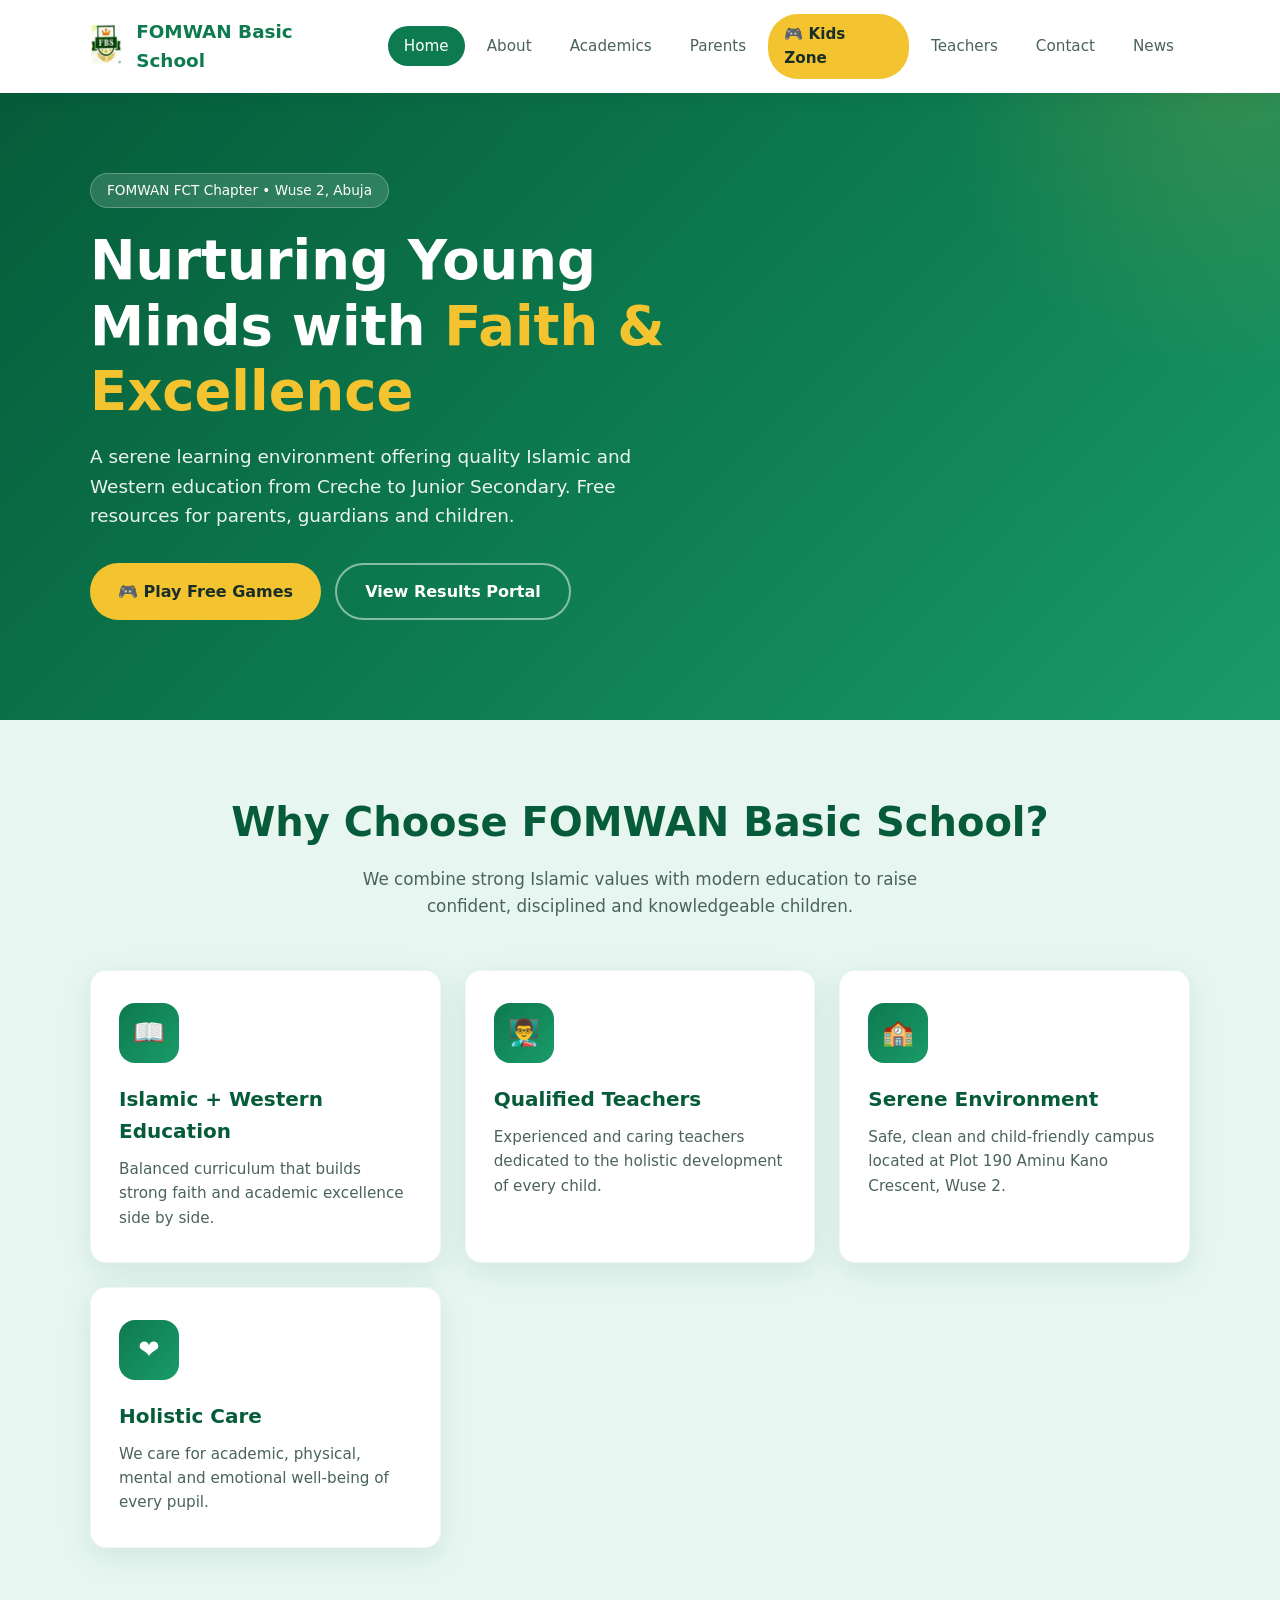
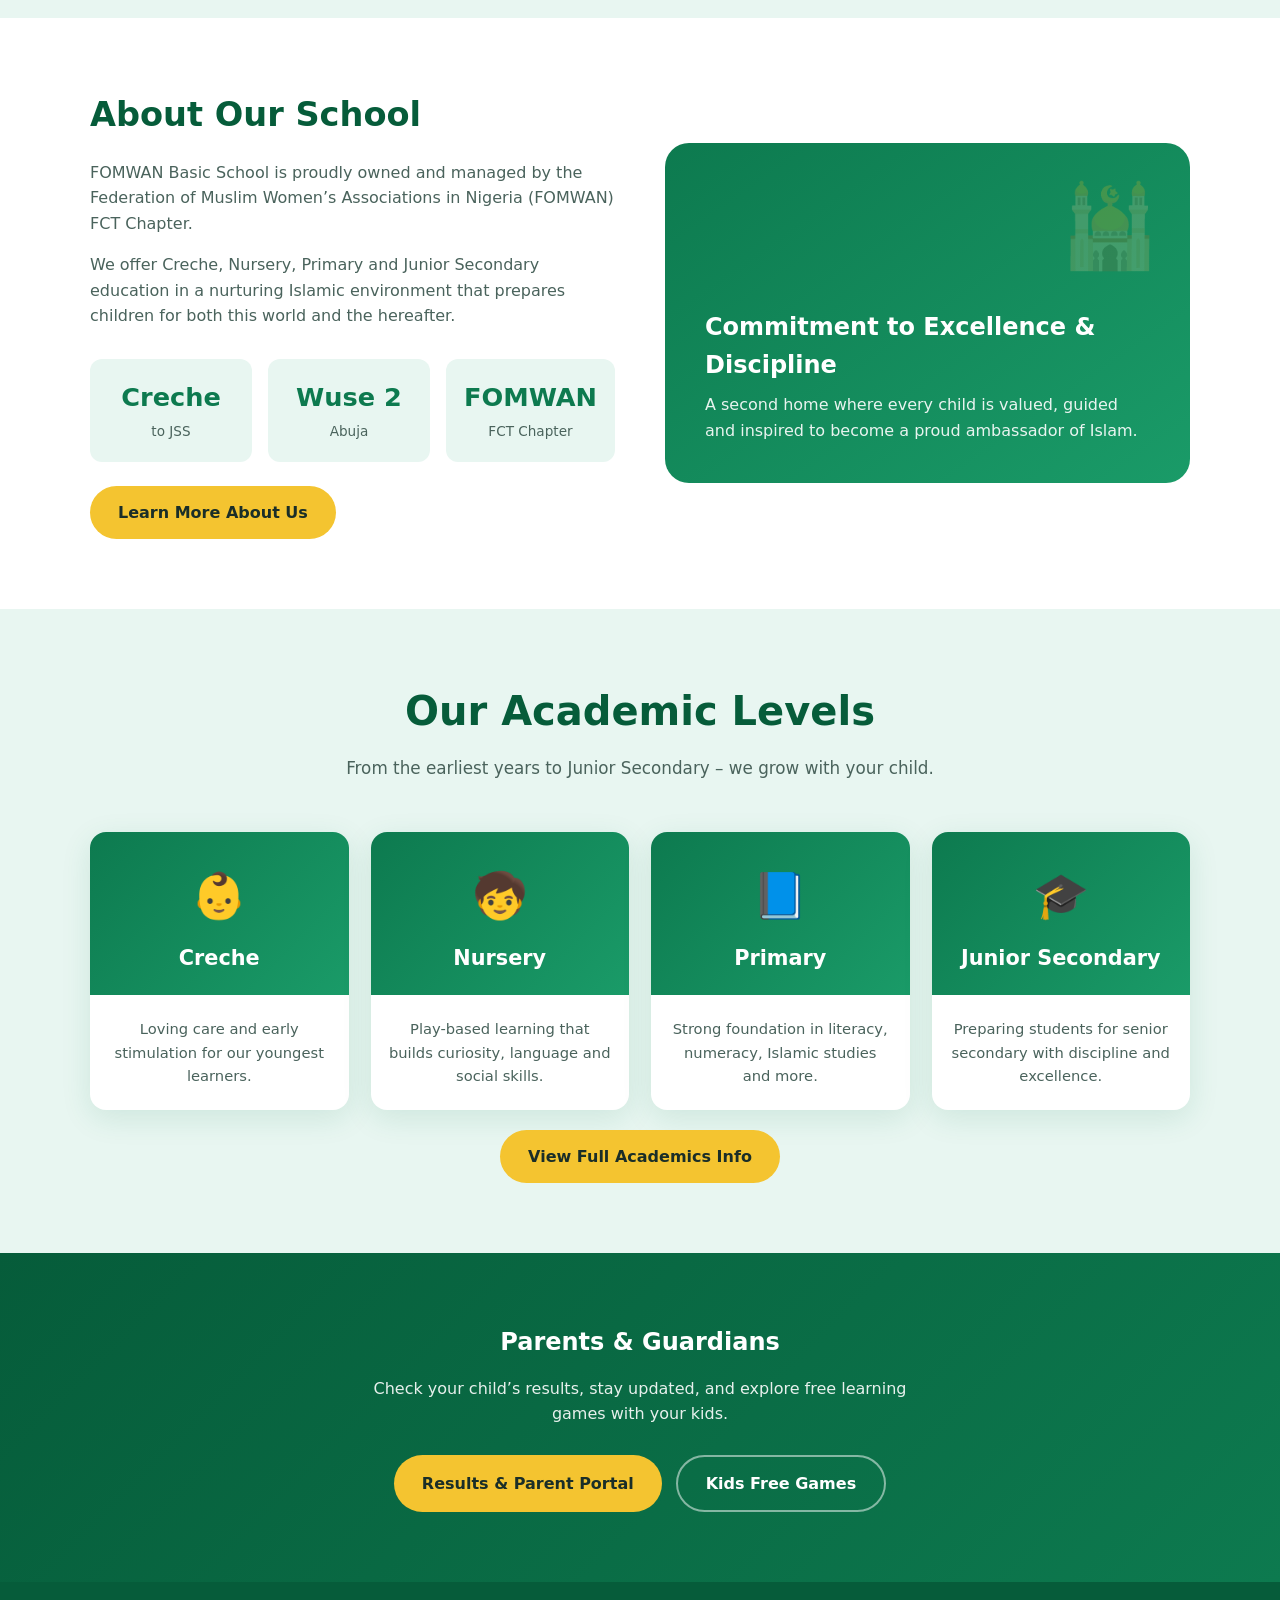
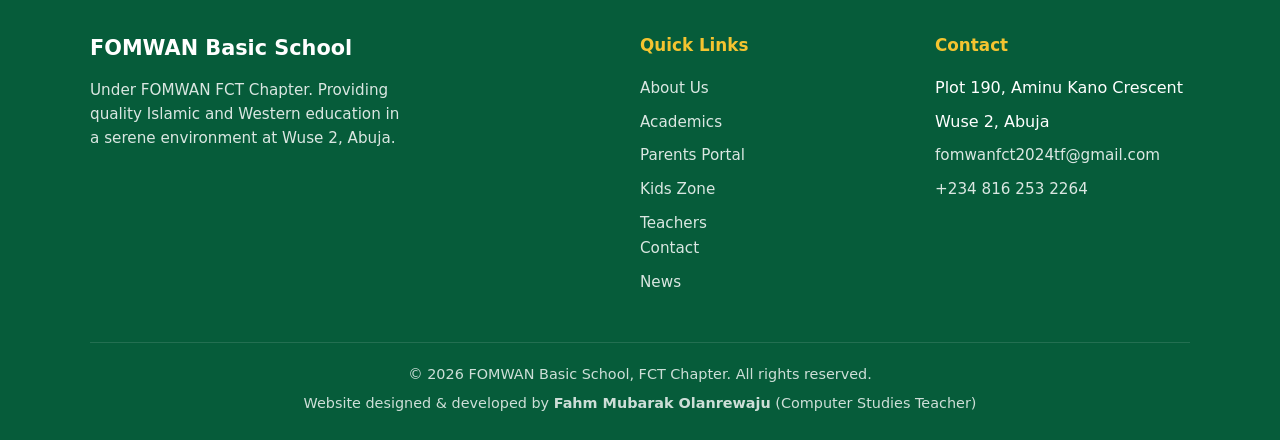
<file: index.html>
<!DOCTYPE html>
<html lang="en">
<head>
  <meta charset="UTF-8">
  <meta name="viewport" content="width=device-width, initial-scale=1.0">
  <title>FOMWAN Basic School | Wuse 2, Abuja</title>
  <meta name="description" content="FOMWAN Basic School Abuja - Quality Islamic and Western education for Creche, Nursery, Primary and Junior Secondary. Free engaging site for parents and children.">
  <link rel="stylesheet" href="css/style.css">
</head>
<body>

  <!-- HEADER -->
  <header class="header">
    <div class="container">
      <nav class="nav">
        <a href="index.html" class="logo">
          <img src="images/logo.png" alt="FOMWAN Basic School Logo" style="height:48px; width:auto; border-radius:8px;">
          <span>FOMWAN Basic School</span>
        </a>
        <div class="nav-links" id="navLinks">
          <a href="index.html" class="active">Home</a>
          <a href="about.html">About</a>
          <a href="academics.html">Academics</a>
          <a href="parents.html">Parents</a>
          <a href="kids.html" class="nav-cta">🎮 Kids Zone</a>
          <a href="lessons.html">Teachers</a>
          <a href="contact.html">Contact</a>
          <a href="news.html">News</a>
        </div>
        <div class="hamburger" onclick="toggleMenu()">
          <span></span><span></span><span></span>
        </div>
      </nav>
    </div>
  </header>

  <!-- HERO -->
  <section class="hero">
    <div class="container">
      <div class="hero-content">
        <div class="hero-badge">FOMWAN FCT Chapter • Wuse 2, Abuja</div>
        <h1>Nurturing Young Minds with <span>Faith & Excellence</span></h1>
        <p>A serene learning environment offering quality Islamic and Western education from Creche to Junior Secondary. Free resources for parents, guardians and children.</p>
        <div class="hero-buttons">
          <a href="kids.html" class="btn btn-primary">🎮 Play Free Games</a>
          <a href="parents.html" class="btn btn-outline">View Results Portal</a>
        </div>
      </div>
    </div>
  </section>

  <!-- FEATURES -->
  <section class="section">
    <div class="container">
      <div class="section-header">
        <h2>Why Choose FOMWAN Basic School?</h2>
        <p>We combine strong Islamic values with modern education to raise confident, disciplined and knowledgeable children.</p>
      </div>
      <div class="features">
        <div class="feature-card">
          <div class="feature-icon">📖</div>
          <h3>Islamic + Western Education</h3>
          <p>Balanced curriculum that builds strong faith and academic excellence side by side.</p>
        </div>
        <div class="feature-card">
          <div class="feature-icon">👨‍🏫</div>
          <h3>Qualified Teachers</h3>
          <p>Experienced and caring teachers dedicated to the holistic development of every child.</p>
        </div>
        <div class="feature-card">
          <div class="feature-icon">🏫</div>
          <h3>Serene Environment</h3>
          <p>Safe, clean and child-friendly campus located at Plot 190 Aminu Kano Crescent, Wuse 2.</p>
        </div>
        <div class="feature-card">
          <div class="feature-icon">❤️</div>
          <h3>Holistic Care</h3>
          <p>We care for academic, physical, mental and emotional well-being of every pupil.</p>
        </div>
      </div>
    </div>
  </section>

  <!-- ABOUT PREVIEW -->
  <section class="section bg-white">
    <div class="container">
      <div class="about-grid">
        <div class="about-text">
          <h2>About Our School</h2>
          <p>FOMWAN Basic School is proudly owned and managed by the Federation of Muslim Women’s Associations in Nigeria (FOMWAN) FCT Chapter.</p>
          <p>We offer Creche, Nursery, Primary and Junior Secondary education in a nurturing Islamic environment that prepares children for both this world and the hereafter.</p>
          <div class="about-stats">
            <div class="stat-box">
              <strong>Creche</strong>
              <span>to JSS</span>
            </div>
            <div class="stat-box">
              <strong>Wuse 2</strong>
              <span>Abuja</span>
            </div>
            <div class="stat-box">
              <strong>FOMWAN</strong>
              <span>FCT Chapter</span>
            </div>
          </div>
          <a href="about.html" class="btn btn-primary mt-20" style="margin-top:24px;">Learn More About Us</a>
        </div>
        <div class="about-visual">
          <h3>Commitment to Excellence & Discipline</h3>
          <p style="opacity:0.9;">A second home where every child is valued, guided and inspired to become a proud ambassador of Islam.</p>
        </div>
      </div>
    </div>
  </section>

  <!-- LEVELS PREVIEW -->
  <section class="section">
    <div class="container">
      <div class="section-header">
        <h2>Our Academic Levels</h2>
        <p>From the earliest years to Junior Secondary – we grow with your child.</p>
      </div>
      <div class="levels-grid">
        <div class="level-card">
          <div class="level-top">
            <span class="emoji">👶</span>
            <h3>Creche</h3>
          </div>
          <div class="level-body">
            <p>Loving care and early stimulation for our youngest learners.</p>
          </div>
        </div>
        <div class="level-card">
          <div class="level-top">
            <span class="emoji">🧒</span>
            <h3>Nursery</h3>
          </div>
          <div class="level-body">
            <p>Play-based learning that builds curiosity, language and social skills.</p>
          </div>
        </div>
        <div class="level-card">
          <div class="level-top">
            <span class="emoji">📘</span>
            <h3>Primary</h3>
          </div>
          <div class="level-body">
            <p>Strong foundation in literacy, numeracy, Islamic studies and more.</p>
          </div>
        </div>
        <div class="level-card">
          <div class="level-top">
            <span class="emoji">🎓</span>
            <h3>Junior Secondary</h3>
          </div>
          <div class="level-body">
            <p>Preparing students for senior secondary with discipline and excellence.</p>
          </div>
        </div>
      </div>
      <div class="text-center mt-20">
        <a href="academics.html" class="btn btn-primary">View Full Academics Info</a>
      </div>
    </div>
  </section>

  <!-- CTA -->
  <section class="section" style="background: linear-gradient(135deg, var(--primary-dark), var(--primary)); color:white;">
    <div class="container text-center">
      <h2 style="color:white; margin-bottom:14px;">Parents & Guardians</h2>
      <p style="opacity:0.9; max-width:560px; margin:0 auto 28px;">Check your child’s results, stay updated, and explore free learning games with your kids.</p>
      <div class="hero-buttons" style="justify-content:center;">
        <a href="parents.html" class="btn btn-primary">Results & Parent Portal</a>
        <a href="kids.html" class="btn btn-outline">Kids Free Games</a>
      </div>
    </div>
  </section>

  <!-- FOOTER -->
  <footer class="footer">
    <div class="container">
      <div class="footer-grid">
        <div class="footer-brand">
          <h3>FOMWAN Basic School</h3>
          <p>Under FOMWAN FCT Chapter. Providing quality Islamic and Western education in a serene environment at Wuse 2, Abuja.</p>
        </div>
        <div>
          <h4>Quick Links</h4>
          <ul>
            <li><a href="about.html">About Us</a></li>
            <li><a href="academics.html">Academics</a></li>
            <li><a href="parents.html">Parents Portal</a></li>
            <li><a href="kids.html">Kids Zone</a></li>
            <a href="lessons.html">Teachers</a>
            <li><a href="contact.html">Contact</a></li>
            <li><a href="news.html">News</a></li>
          </ul>
        </div>
        <div>
          <h4>Contact</h4>
          <ul>
            <li>Plot 190, Aminu Kano Crescent</li>
            <li>Wuse 2, Abuja</li>
            <li><a href="mailto:fomwanfct2024tf@gmail.com">fomwanfct2024tf@gmail.com</a></li>
            <li><a href="tel:+2348162532264">+234 816 253 2264</a></li>
          </ul>
        </div>
      </div>
      <div class="footer-bottom">
        <p>© 2026 FOMWAN Basic School, FCT Chapter. All rights reserved.</p>
        <p style="margin-top:6px;">Website designed & developed by <strong>Fahm Mubarak Olanrewaju</strong> (Computer Studies Teacher)</p>
      </div>
    </div>
  </footer>

  <!-- FIXED PATH HERE -->
  <script src="js/games.js"></script>
</body>
</html>
</file>
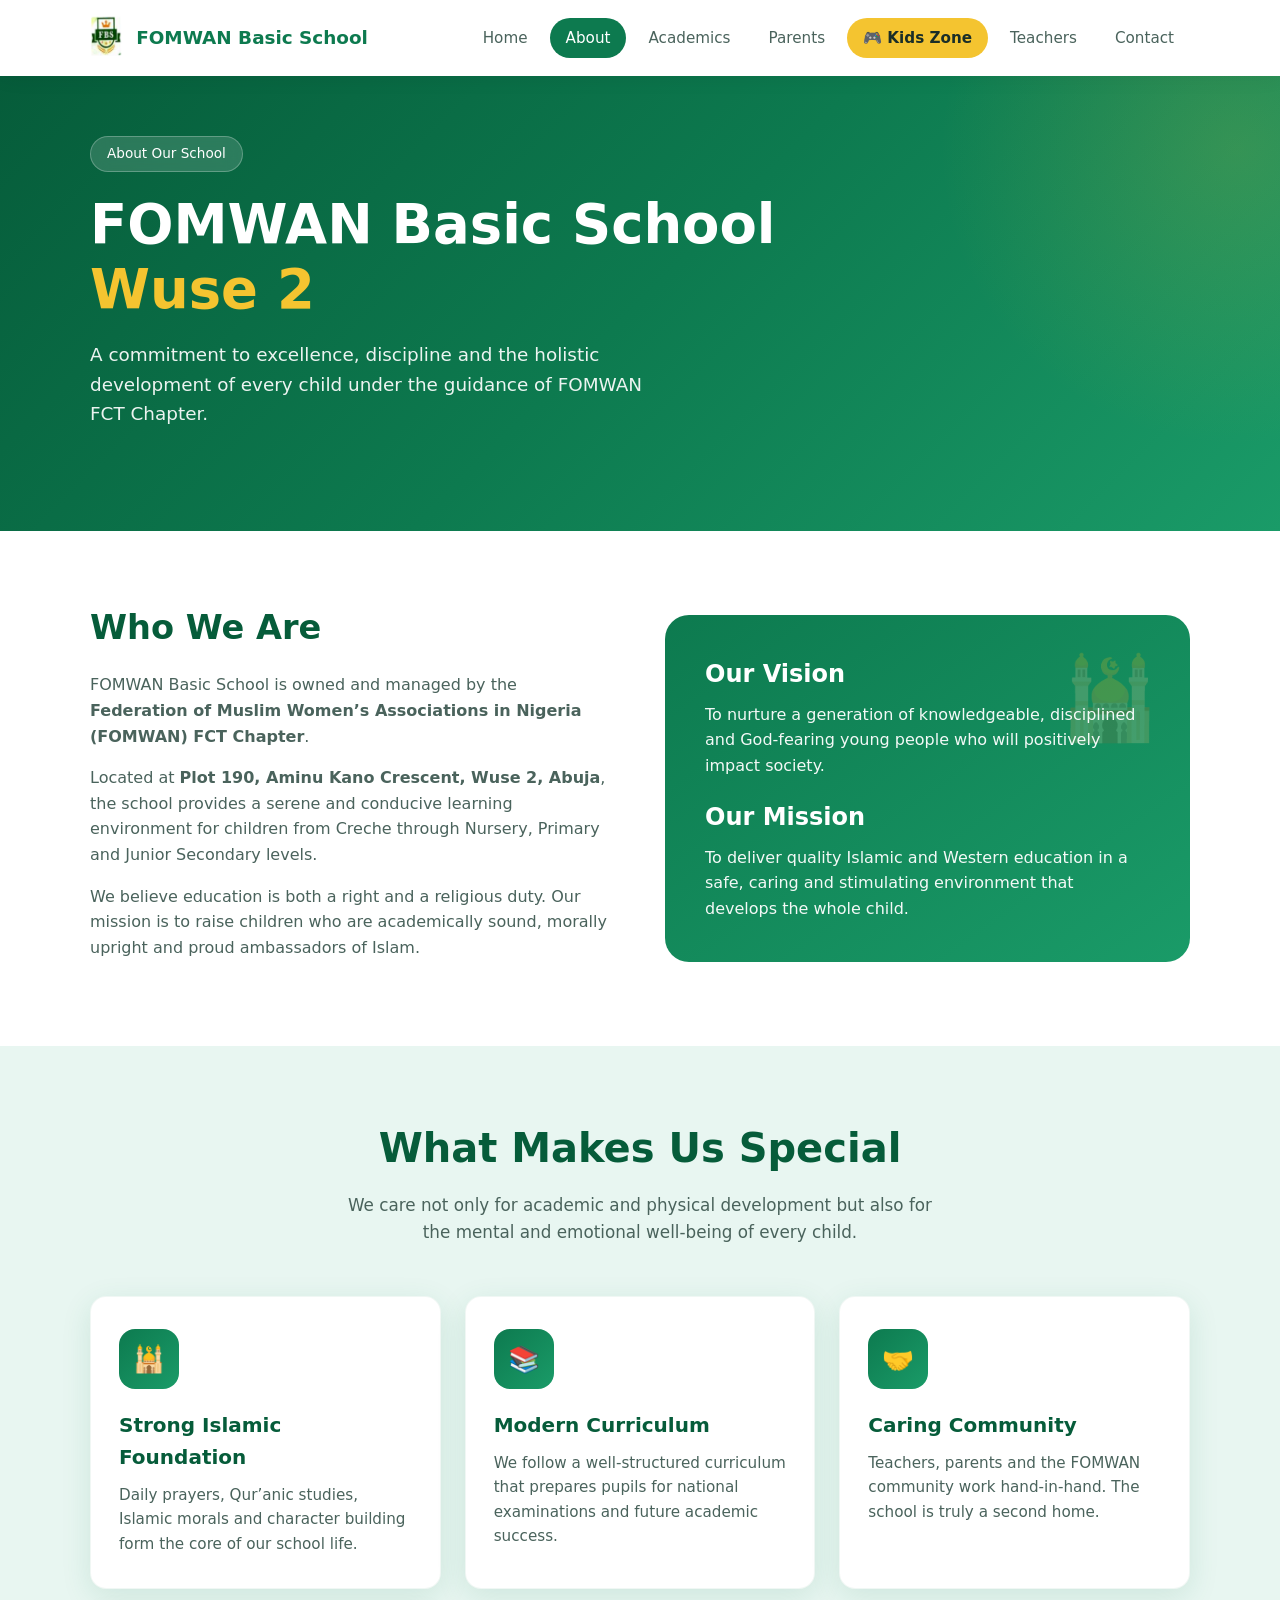
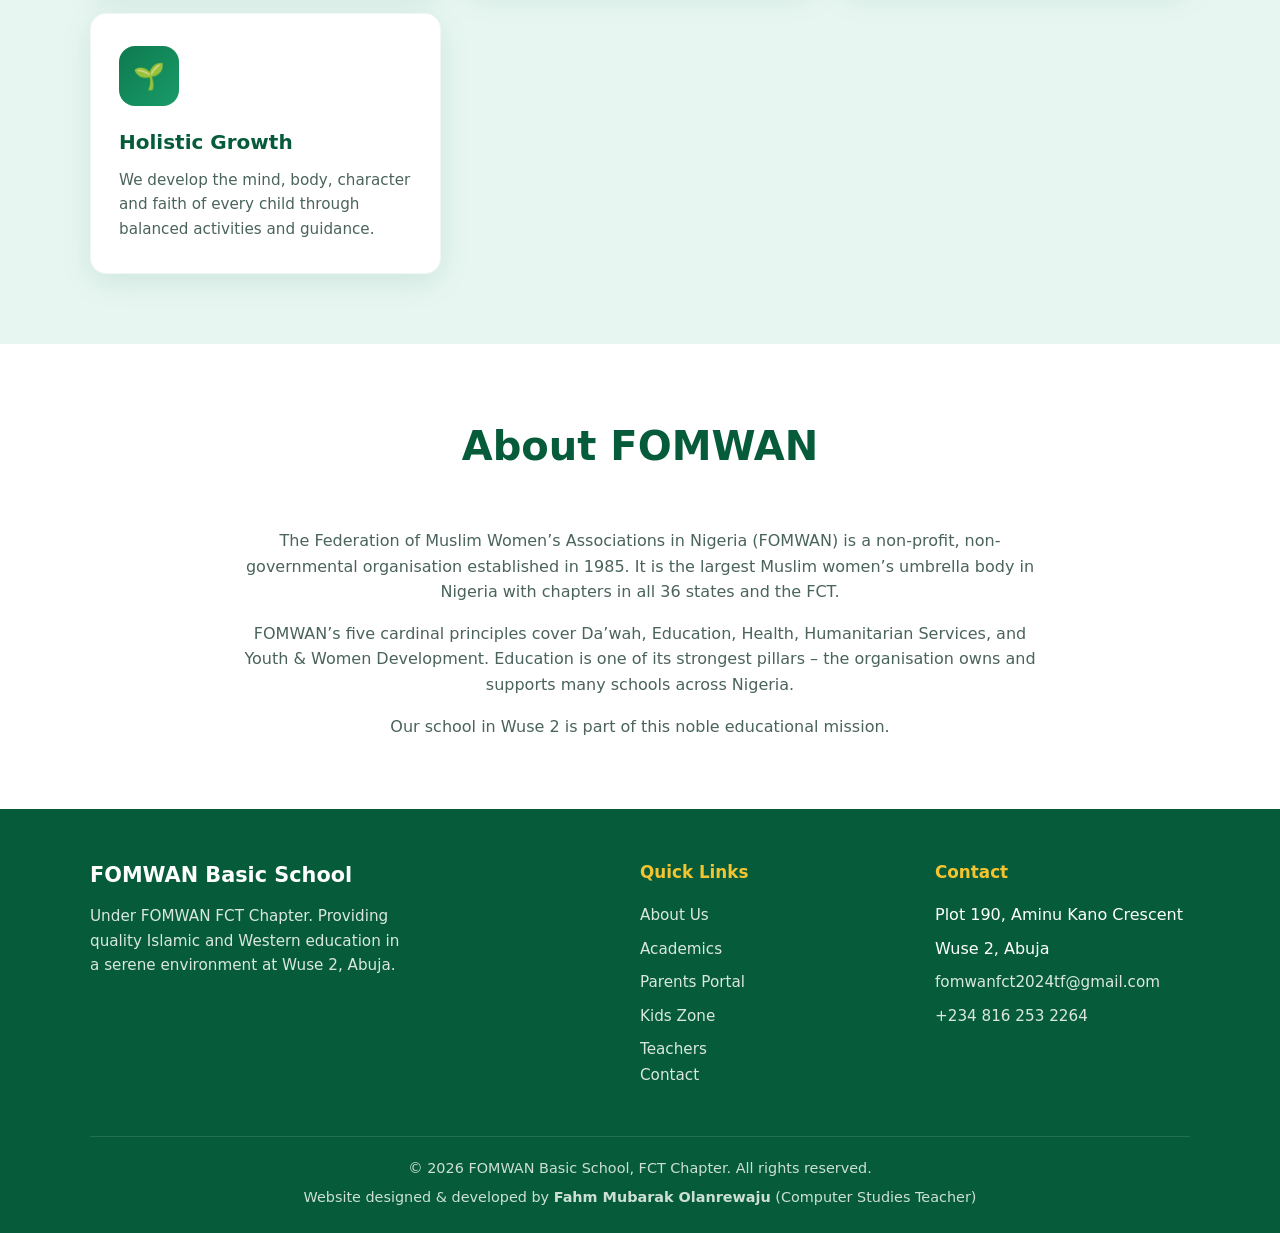
<file: about.html>
<!DOCTYPE html>
<html lang="en">
<head>
  <meta charset="UTF-8">
  <meta name="viewport" content="width=device-width, initial-scale=1.0">
  <title>About Us | FOMWAN Basic School Abuja</title>
  <link rel="stylesheet" href="css/style.css">
</head>
<body>

  <header class="header">
    <div class="container">
      <nav class="nav">
        <a href="index.html" class="logo">
          <img src="images/logo.png" alt="FOMWAN Basic School Logo" style="height:48px; width:auto; border-radius:8px;">
          <span>FOMWAN Basic School</span>
        </a>
        <div class="nav-links">
          <a href="index.html">Home</a>
          <a href="about.html" class="active">About</a>
          <a href="academics.html">Academics</a>
          <a href="parents.html">Parents</a>
          <a href="kids.html" class="nav-cta">🎮 Kids Zone</a>
          <a href="lessons.html">Teachers</a>
          <a href="contact.html">Contact</a>
        </div>
        <div class="hamburger" onclick="toggleMenu()">
          <span></span><span></span><span></span>
        </div>
      </nav>
    </div>
  </header>

  <section class="hero" style="padding:60px 0 70px;">
    <div class="container">
      <div class="hero-content">
        <div class="hero-badge">About Our School</div>
        <h1>FOMWAN Basic School <span>Wuse 2</span></h1>
        <p>A commitment to excellence, discipline and the holistic development of every child under the guidance of FOMWAN FCT Chapter.</p>
      </div>
    </div>
  </section>

  <section class="section bg-white">
    <div class="container">
      <div class="about-grid">
        <div class="about-text">
          <h2>Who We Are</h2>
          <p>FOMWAN Basic School is owned and managed by the <strong>Federation of Muslim Women’s Associations in Nigeria (FOMWAN) FCT Chapter</strong>.</p>
          <p>Located at <strong>Plot 190, Aminu Kano Crescent, Wuse 2, Abuja</strong>, the school provides a serene and conducive learning environment for children from Creche through Nursery, Primary and Junior Secondary levels.</p>
          <p>We believe education is both a right and a religious duty. Our mission is to raise children who are academically sound, morally upright and proud ambassadors of Islam.</p>
        </div>
        <div class="about-visual">
          <h3>Our Vision</h3>
          <p style="opacity:0.95; margin-bottom:20px;">To nurture a generation of knowledgeable, disciplined and God-fearing young people who will positively impact society.</p>
          <h3>Our Mission</h3>
          <p style="opacity:0.95;">To deliver quality Islamic and Western education in a safe, caring and stimulating environment that develops the whole child.</p>
        </div>
      </div>
    </div>
  </section>

  <section class="section">
    <div class="container">
      <div class="section-header">
        <h2>What Makes Us Special</h2>
        <p>We care not only for academic and physical development but also for the mental and emotional well-being of every child.</p>
      </div>
      <div class="features">
        <div class="feature-card">
          <div class="feature-icon">🕌</div>
          <h3>Strong Islamic Foundation</h3>
          <p>Daily prayers, Qur’anic studies, Islamic morals and character building form the core of our school life.</p>
        </div>
        <div class="feature-card">
          <div class="feature-icon">📚</div>
          <h3>Modern Curriculum</h3>
          <p>We follow a well-structured curriculum that prepares pupils for national examinations and future academic success.</p>
        </div>
        <div class="feature-card">
          <div class="feature-icon">🤝</div>
          <h3>Caring Community</h3>
          <p>Teachers, parents and the FOMWAN community work hand-in-hand. The school is truly a second home.</p>
        </div>
        <div class="feature-card">
          <div class="feature-icon">🌱</div>
          <h3>Holistic Growth</h3>
          <p>We develop the mind, body, character and faith of every child through balanced activities and guidance.</p>
        </div>
      </div>
    </div>
  </section>

  <section class="section bg-white">
    <div class="container">
      <div class="section-header">
        <h2>About FOMWAN</h2>
      </div>
      <div style="max-width:800px; margin:0 auto; text-align:center; color:var(--text-light);">
        <p style="margin-bottom:16px;">The Federation of Muslim Women’s Associations in Nigeria (FOMWAN) is a non-profit, non-governmental organisation established in 1985. It is the largest Muslim women’s umbrella body in Nigeria with chapters in all 36 states and the FCT.</p>
        <p style="margin-bottom:16px;">FOMWAN’s five cardinal principles cover Da’wah, Education, Health, Humanitarian Services, and Youth & Women Development. Education is one of its strongest pillars – the organisation owns and supports many schools across Nigeria.</p>
        <p>Our school in Wuse 2 is part of this noble educational mission.</p>
      </div>
    </div>
  </section>

  <footer class="footer">
    <div class="container">
      <div class="footer-grid">
        <div class="footer-brand">
          <h3>FOMWAN Basic School</h3>
          <p>Under FOMWAN FCT Chapter. Providing quality Islamic and Western education in a serene environment at Wuse 2, Abuja.</p>
        </div>
        <div>
          <h4>Quick Links</h4>
          <ul>
            <li><a href="about.html">About Us</a></li>
            <li><a href="academics.html">Academics</a></li>
            <li><a href="parents.html">Parents Portal</a></li>
            <li><a href="kids.html">Kids Zone</a></li>
            <a href="lessons.html">Teachers</a>
            <li><a href="contact.html">Contact</a></li>
          </ul>
        </div>
        <div>
          <h4>Contact</h4>
          <ul>
            <li>Plot 190, Aminu Kano Crescent</li>
            <li>Wuse 2, Abuja</li>
            <li><a href="mailto:fomwanfct2024tf@gmail.com">fomwanfct2024tf@gmail.com</a></li>
            <li><a href="tel:+2348162532264">+234 816 253 2264</a></li>
          </ul>
        </div>
      </div>
      <div class="footer-bottom">
        <p>© 2026 FOMWAN Basic School, FCT Chapter. All rights reserved.</p>
        <p style="margin-top:6px;">Website designed & developed by <strong>Fahm Mubarak Olanrewaju</strong> (Computer Studies Teacher)</p>
      </div>
    </div>
  </footer>

  <!-- FIXED PATH HERE -->
  <script src="js/games.js"></script>
</body>
</html>
</file>
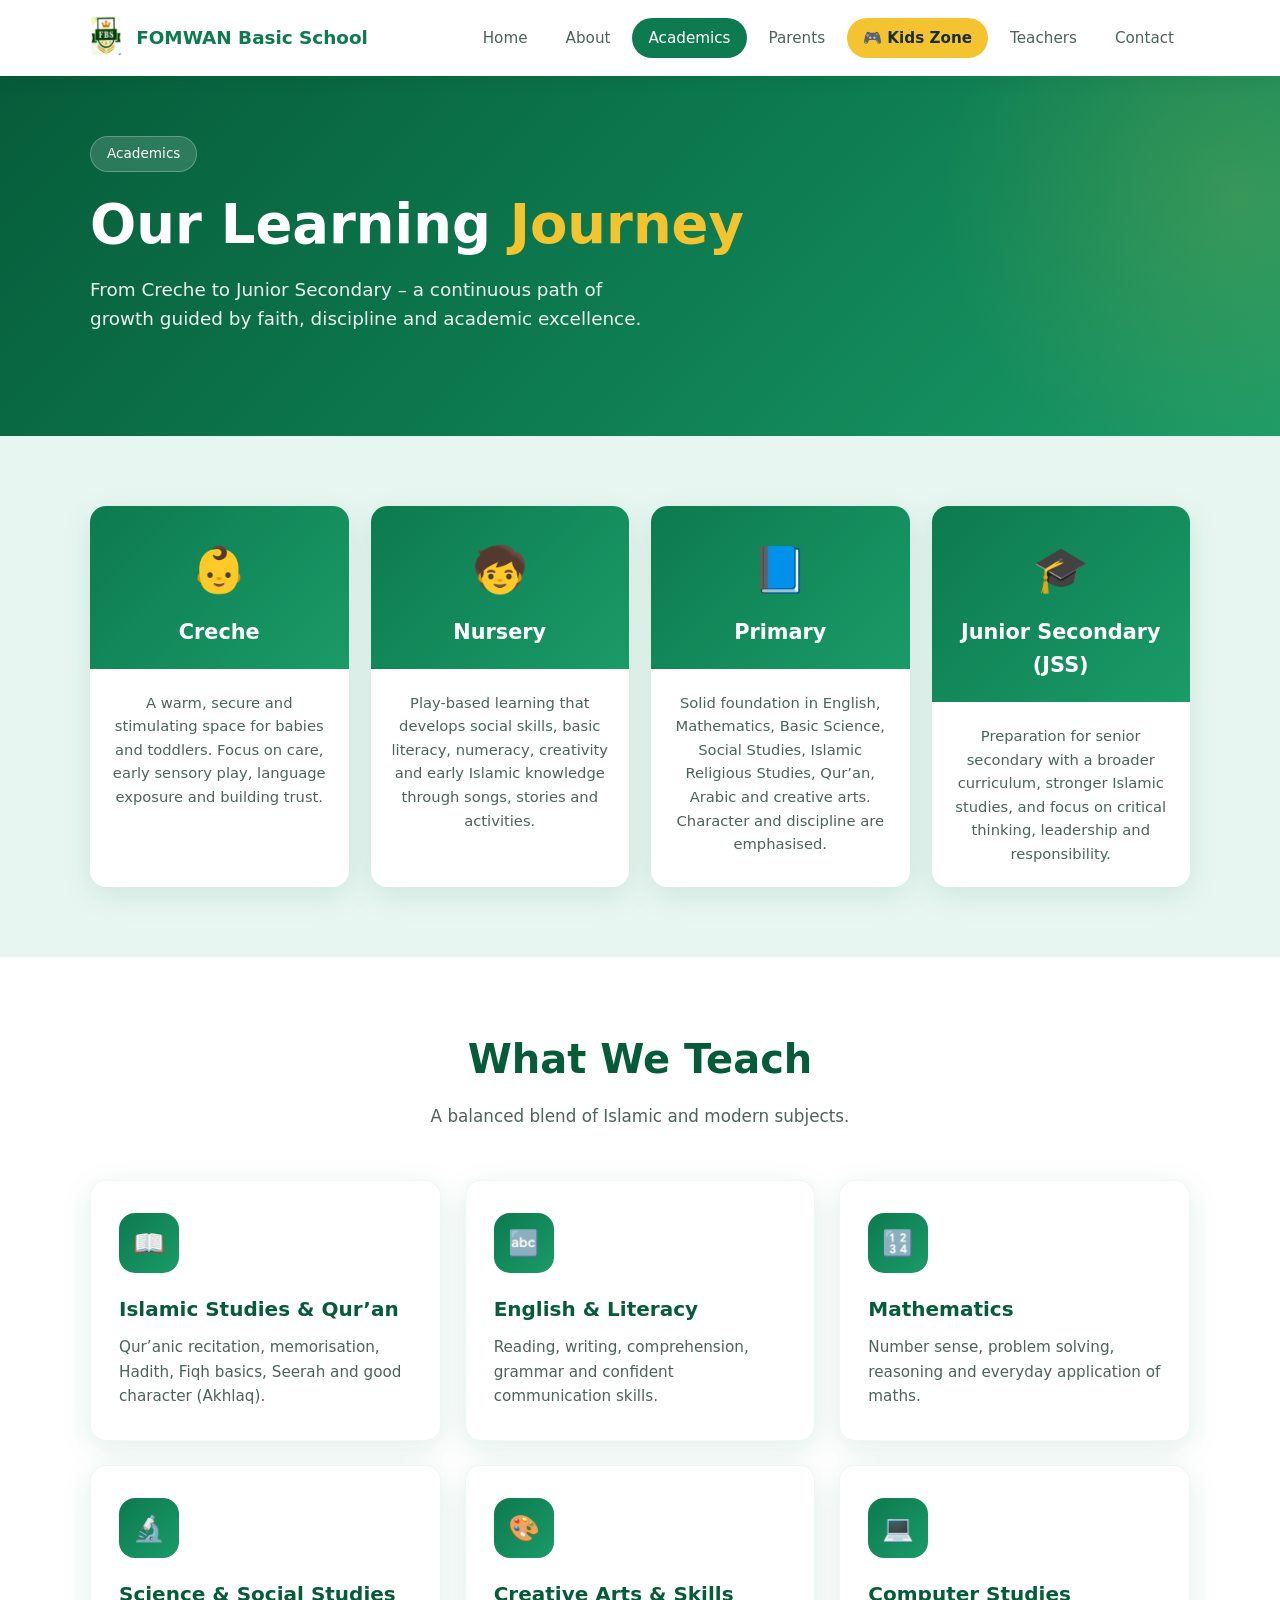
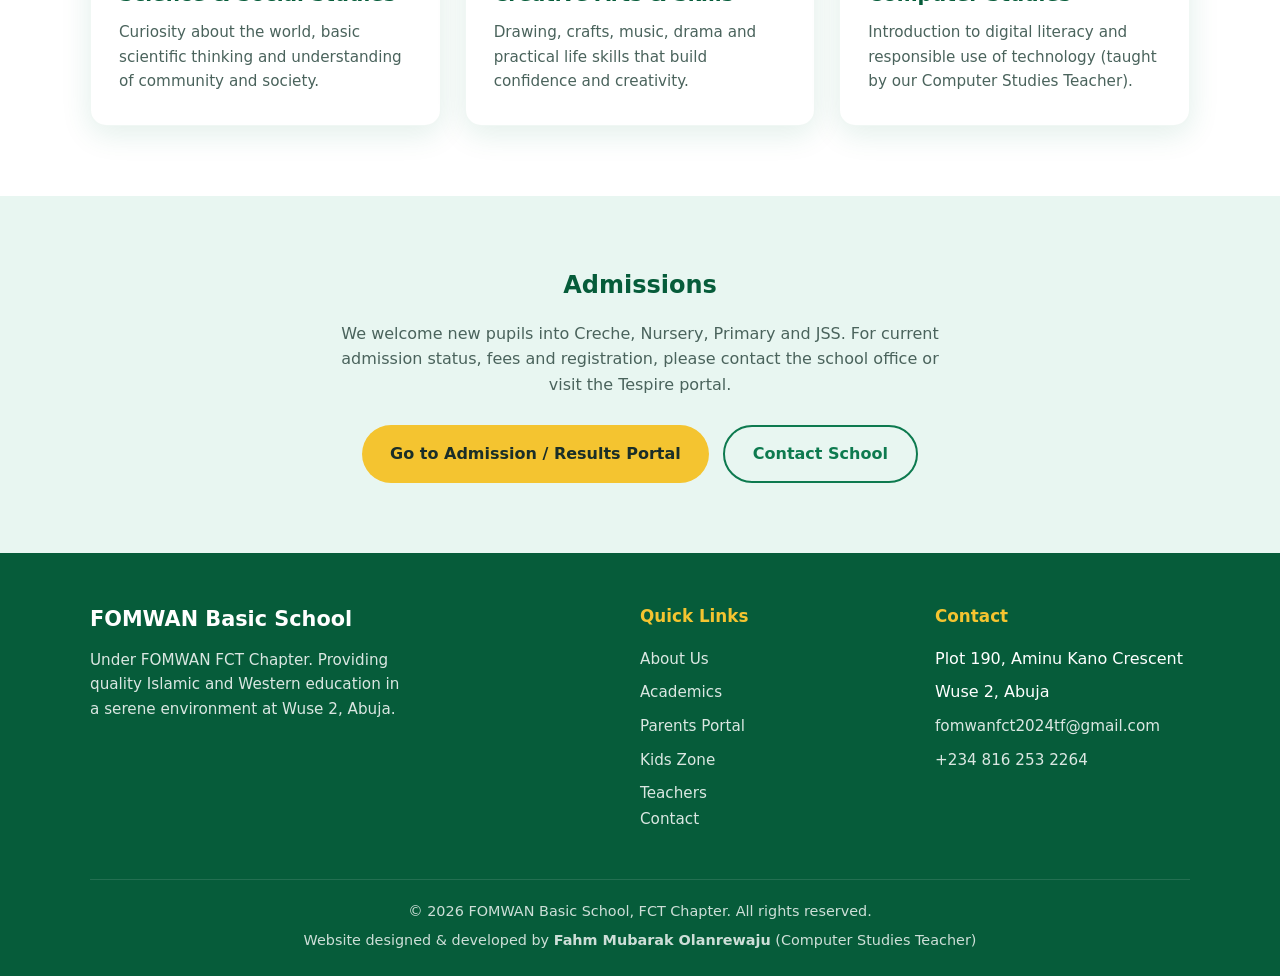
<file: academics.html>
<!DOCTYPE html>
<html lang="en">
<head>
  <meta charset="UTF-8">
  <meta name="viewport" content="width=device-width, initial-scale=1.0">
  <title>Academics | FOMWAN Basic School Abuja</title>
  <link rel="stylesheet" href="css/style.css">
</head>
<body>

  <header class="header">
    <div class="container">
      <nav class="nav">
        <a href="index.html" class="logo">
          <img src="images/logo.png" alt="FOMWAN Basic School Logo" style="height:48px; width:auto; border-radius:8px;">
          <span>FOMWAN Basic School</span>
        </a>
        <div class="nav-links">
          <a href="index.html">Home</a>
          <a href="about.html">About</a>
          <a href="academics.html" class="active">Academics</a>
          <a href="parents.html">Parents</a>
          <a href="kids.html" class="nav-cta">🎮 Kids Zone</a>
          <a href="lessons.html">Teachers</a>
          <a href="contact.html">Contact</a>
        </div>
        <div class="hamburger" onclick="toggleMenu()">
          <span></span><span></span><span></span>
        </div>
      </nav>
    </div>
  </header>

  <section class="hero" style="padding:60px 0 70px;">
    <div class="container">
      <div class="hero-content">
        <div class="hero-badge">Academics</div>
        <h1>Our Learning <span>Journey</span></h1>
        <p>From Creche to Junior Secondary – a continuous path of growth guided by faith, discipline and academic excellence.</p>
      </div>
    </div>
  </section>

  <section class="section">
    <div class="container">
      <div class="levels-grid">
        <div class="level-card">
          <div class="level-top">
            <span class="emoji">👶</span>
            <h3>Creche</h3>
          </div>
          <div class="level-body">
            <p>A warm, secure and stimulating space for babies and toddlers. Focus on care, early sensory play, language exposure and building trust.</p>
          </div>
        </div>
        <div class="level-card">
          <div class="level-top">
            <span class="emoji">🧒</span>
            <h3>Nursery</h3>
          </div>
          <div class="level-body">
            <p>Play-based learning that develops social skills, basic literacy, numeracy, creativity and early Islamic knowledge through songs, stories and activities.</p>
          </div>
        </div>
        <div class="level-card">
          <div class="level-top">
            <span class="emoji">📘</span>
            <h3>Primary</h3>
          </div>
          <div class="level-body">
            <p>Solid foundation in English, Mathematics, Basic Science, Social Studies, Islamic Religious Studies, Qur’an, Arabic and creative arts. Character and discipline are emphasised.</p>
          </div>
        </div>
        <div class="level-card">
          <div class="level-top">
            <span class="emoji">🎓</span>
            <h3>Junior Secondary (JSS)</h3>
          </div>
          <div class="level-body">
            <p>Preparation for senior secondary with a broader curriculum, stronger Islamic studies, and focus on critical thinking, leadership and responsibility.</p>
          </div>
        </div>
      </div>
    </div>
  </section>

  <section class="section bg-white">
    <div class="container">
      <div class="section-header">
        <h2>What We Teach</h2>
        <p>A balanced blend of Islamic and modern subjects.</p>
      </div>
      <div class="features">
        <div class="feature-card">
          <div class="feature-icon">📖</div>
          <h3>Islamic Studies & Qur’an</h3>
          <p>Qur’anic recitation, memorisation, Hadith, Fiqh basics, Seerah and good character (Akhlaq).</p>
        </div>
        <div class="feature-card">
          <div class="feature-icon">🔤</div>
          <h3>English & Literacy</h3>
          <p>Reading, writing, comprehension, grammar and confident communication skills.</p>
        </div>
        <div class="feature-card">
          <div class="feature-icon">🔢</div>
          <h3>Mathematics</h3>
          <p>Number sense, problem solving, reasoning and everyday application of maths.</p>
        </div>
        <div class="feature-card">
          <div class="feature-icon">🔬</div>
          <h3>Science & Social Studies</h3>
          <p>Curiosity about the world, basic scientific thinking and understanding of community and society.</p>
        </div>
        <div class="feature-card">
          <div class="feature-icon">🎨</div>
          <h3>Creative Arts & Skills</h3>
          <p>Drawing, crafts, music, drama and practical life skills that build confidence and creativity.</p>
        </div>
        <div class="feature-card">
          <div class="feature-icon">💻</div>
          <h3>Computer Studies</h3>
          <p>Introduction to digital literacy and responsible use of technology (taught by our Computer Studies Teacher).</p>
        </div>
      </div>
    </div>
  </section>

  <section class="section">
    <div class="container text-center">
      <h2 style="color:var(--primary-dark); margin-bottom:16px;">Admissions</h2>
      <p style="color:var(--text-light); max-width:600px; margin:0 auto 28px;">We welcome new pupils into Creche, Nursery, Primary and JSS. For current admission status, fees and registration, please contact the school office or visit the Tespire portal.</p>
      <div class="hero-buttons" style="justify-content:center;">
        <a href="https://fomwanbasic.tespire.school/" target="_blank" rel="noopener" class="btn btn-primary">Go to Admission / Results Portal</a>
        <a href="contact.html" class="btn btn-outline" style="color:var(--primary); border-color:var(--primary);">Contact School</a>
      </div>
    </div>
  </section>

  <footer class="footer">
    <div class="container">
      <div class="footer-grid">
        <div class="footer-brand">
          <h3>FOMWAN Basic School</h3>
          <p>Under FOMWAN FCT Chapter. Providing quality Islamic and Western education in a serene environment at Wuse 2, Abuja.</p>
        </div>
        <div>
          <h4>Quick Links</h4>
          <ul>
            <li><a href="about.html">About Us</a></li>
            <li><a href="academics.html">Academics</a></li>
            <li><a href="parents.html">Parents Portal</a></li>
            <li><a href="kids.html">Kids Zone</a></li>
            <a href="lessons.html">Teachers</a>
            <li><a href="contact.html">Contact</a></li>
          </ul>
        </div>
        <div>
          <h4>Contact</h4>
          <ul>
            <li>Plot 190, Aminu Kano Crescent</li>
            <li>Wuse 2, Abuja</li>
            <li><a href="mailto:fomwanfct2024tf@gmail.com">fomwanfct2024tf@gmail.com</a></li>
            <li><a href="tel:+2348162532264">+234 816 253 2264</a></li>
          </ul>
        </div>
      </div>
      <div class="footer-bottom">
        <p>© 2026 FOMWAN Basic School, FCT Chapter. All rights reserved.</p>
        <p style="margin-top:6px;">Website designed & developed by <strong>Fahm Mubarak Olanrewaju</strong> (Computer Studies Teacher)</p>
      </div>
    </div>
  </footer>

  <!-- FIXED PATH HERE -->
  <script src="js/games.js"></script>
</html>
</file>
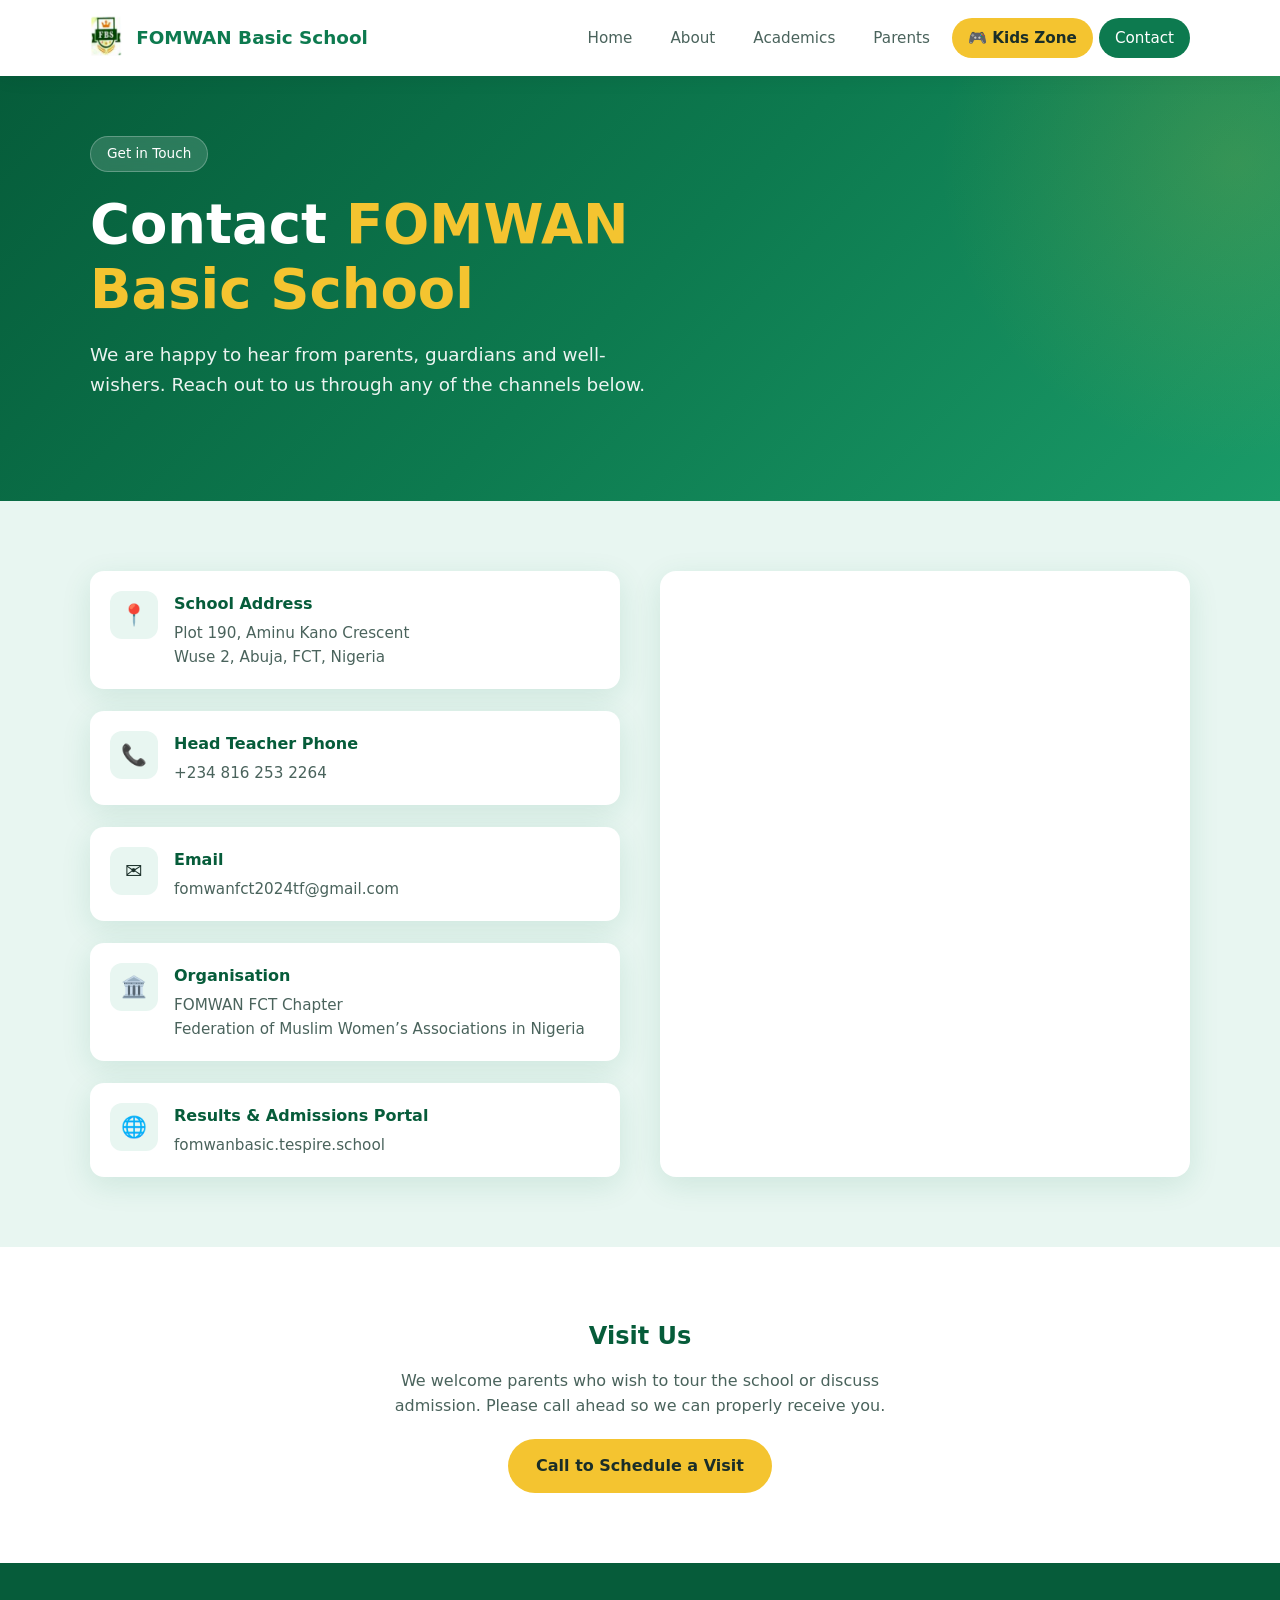
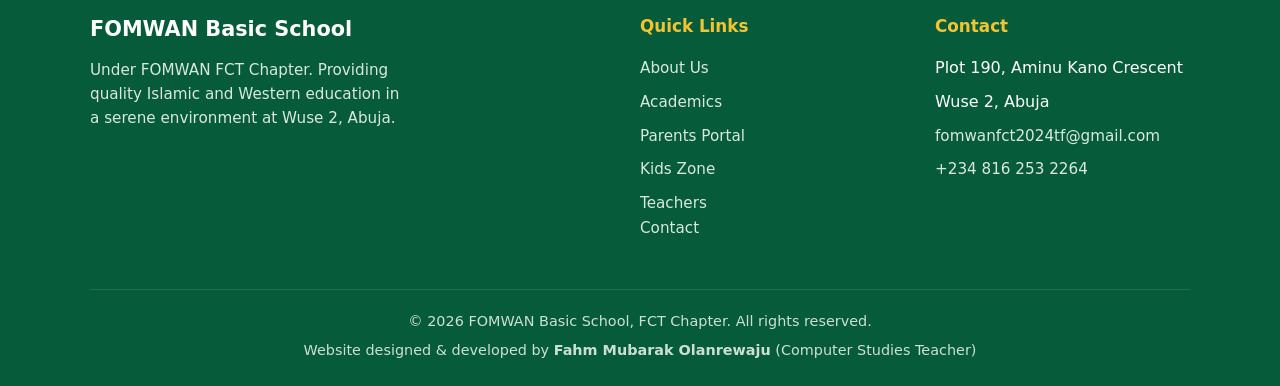
<file: contact.html>
<!DOCTYPE html>
<html lang="en">
<head>
  <meta charset="UTF-8">
  <meta name="viewport" content="width=device-width, initial-scale=1.0">
  <title>Contact Us | FOMWAN Basic School Abuja</title>
  <link rel="stylesheet" href="css/style.css">
</head>
<body>

  <header class="header">
    <div class="container">
      <nav class="nav">
        <a href="index.html" class="logo">
          <img src="images/logo.png" alt="FOMWAN Basic School Logo" style="height:48px; width:auto; border-radius:8px;">
          <span>FOMWAN Basic School</span>
        </a>
        <div class="nav-links">
          <a href="index.html">Home</a>
          <a href="about.html">About</a>
          <a href="academics.html">Academics</a>
          <a href="parents.html">Parents</a>
          <a href="kids.html" class="nav-cta">🎮 Kids Zone</a>
          <a href="contact.html" class="active">Contact</a>
        </div>
        <div class="hamburger" onclick="toggleMenu()">
          <span></span><span></span><span></span>
        </div>
      </nav>
    </div>
  </header>

  <section class="hero" style="padding:60px 0 70px;">
    <div class="container">
      <div class="hero-content">
        <div class="hero-badge">Get in Touch</div>
        <h1>Contact <span>FOMWAN Basic School</span></h1>
        <p>We are happy to hear from parents, guardians and well-wishers. Reach out to us through any of the channels below.</p>
      </div>
    </div>
  </section>

  <section class="section">
    <div class="container">
      <div class="contact-grid">
        <div class="contact-info">
          <div class="contact-item">
            <div class="contact-icon">📍</div>
            <div>
              <h4>School Address</h4>
              <p>Plot 190, Aminu Kano Crescent<br>Wuse 2, Abuja, FCT, Nigeria</p>
            </div>
          </div>

          <div class="contact-item">
            <div class="contact-icon">📞</div>
            <div>
              <h4>Head Teacher Phone</h4>
              <p><a href="tel:+2348162532264">+234 816 253 2264</a></p>
            </div>
          </div>

          <div class="contact-item">
            <div class="contact-icon">✉️</div>
            <div>
              <h4>Email</h4>
              <p><a href="mailto:fomwanfct2024tf@gmail.com">fomwanfct2024tf@gmail.com</a></p>
            </div>
          </div>

          <div class="contact-item">
            <div class="contact-icon">🏛️</div>
            <div>
              <h4>Organisation</h4>
              <p>FOMWAN FCT Chapter<br>Federation of Muslim Women’s Associations in Nigeria</p>
            </div>
          </div>

          <div class="contact-item">
            <div class="contact-icon">🌐</div>
            <div>
              <h4>Results & Admissions Portal</h4>
              <p><a href="https://fomwanbasic.tespire.school/" target="_blank" rel="noopener">fomwanbasic.tespire.school</a></p>
            </div>
          </div>
        </div>

        <div class="map-box">
          <iframe 
            src="https://www.google.com/maps/embed?pb=!1m18!1m12!1m3!1d3939.9!2d7.48!3d9.07!2m3!1f0!2f0!3f0!3m2!1i1024!2i768!4f13.1!3m3!1m2!1s0x0%3A0x0!2zOcKwMDQnMTIuMCJOIDfCsDI4JzQ4LjAiRQ!5e0!3m2!1sen!2sng!4v1600000000000!5m2!1sen!2sng" 
            allowfullscreen="" 
            loading="lazy" 
            referrerpolicy="no-referrer-when-downgrade"
            title="FOMWAN Basic School Location - Plot 190 Aminu Kano Crescent, Wuse 2, Abuja">
          </iframe>
          <div style="padding:16px; text-align:center; background:#f8f8f8;">
            <a href="https://www.google.com/maps/search/?api=1&query=Plot+190+Aminu+Kano+Crescent+Wuse+2+Abuja" 
               target="_blank" rel="noopener" 
               style="color:var(--primary); font-weight:600;">
              Open in Google Maps →
            </a>
          </div>
        </div>
      </div>
    </div>
  </section>

  <section class="section bg-white">
    <div class="container text-center">
      <h2 style="color:var(--primary-dark); margin-bottom:12px;">Visit Us</h2>
      <p style="color:var(--text-light); max-width:560px; margin:0 auto 20px;">
        We welcome parents who wish to tour the school or discuss admission. 
        Please call ahead so we can properly receive you.
      </p>
      <a href="tel:+2348162532264" class="btn btn-primary">Call to Schedule a Visit</a>
    </div>
  </section>

  <footer class="footer">
    <div class="container">
      <div class="footer-grid">
        <div class="footer-brand">
          <h3>FOMWAN Basic School</h3>
          <p>Under FOMWAN FCT Chapter. Providing quality Islamic and Western education in a serene environment at Wuse 2, Abuja.</p>
        </div>
        <div>
          <h4>Quick Links</h4>
          <ul>
            <li><a href="about.html">About Us</a></li>
            <li><a href="academics.html">Academics</a></li>
            <li><a href="parents.html">Parents Portal</a></li>
            <li><a href="kids.html">Kids Zone</a></li>
            <a href="lessons.html">Teachers</a>
            <li><a href="contact.html">Contact</a></li>
          </ul>
        </div>
        <div>
          <h4>Contact</h4>
          <ul>
            <li>Plot 190, Aminu Kano Crescent</li>
            <li>Wuse 2, Abuja</li>
            <li><a href="mailto:fomwanfct2024tf@gmail.com">fomwanfct2024tf@gmail.com</a></li>
            <li><a href="tel:+2348162532264">+234 816 253 2264</a></li>
          </ul>
        </div>
      </div>
      <div class="footer-bottom">
        <p>© 2026 FOMWAN Basic School, FCT Chapter. All rights reserved.</p>
        <p style="margin-top:6px;">Website designed & developed by <strong>Fahm Mubarak Olanrewaju</strong> (Computer Studies Teacher)</p>
      </div>
    </div>
  </footer>

  <!-- FIXED PATH HERE -->
  <script src="js/games.js"></script>
</body>
</html>
</file>
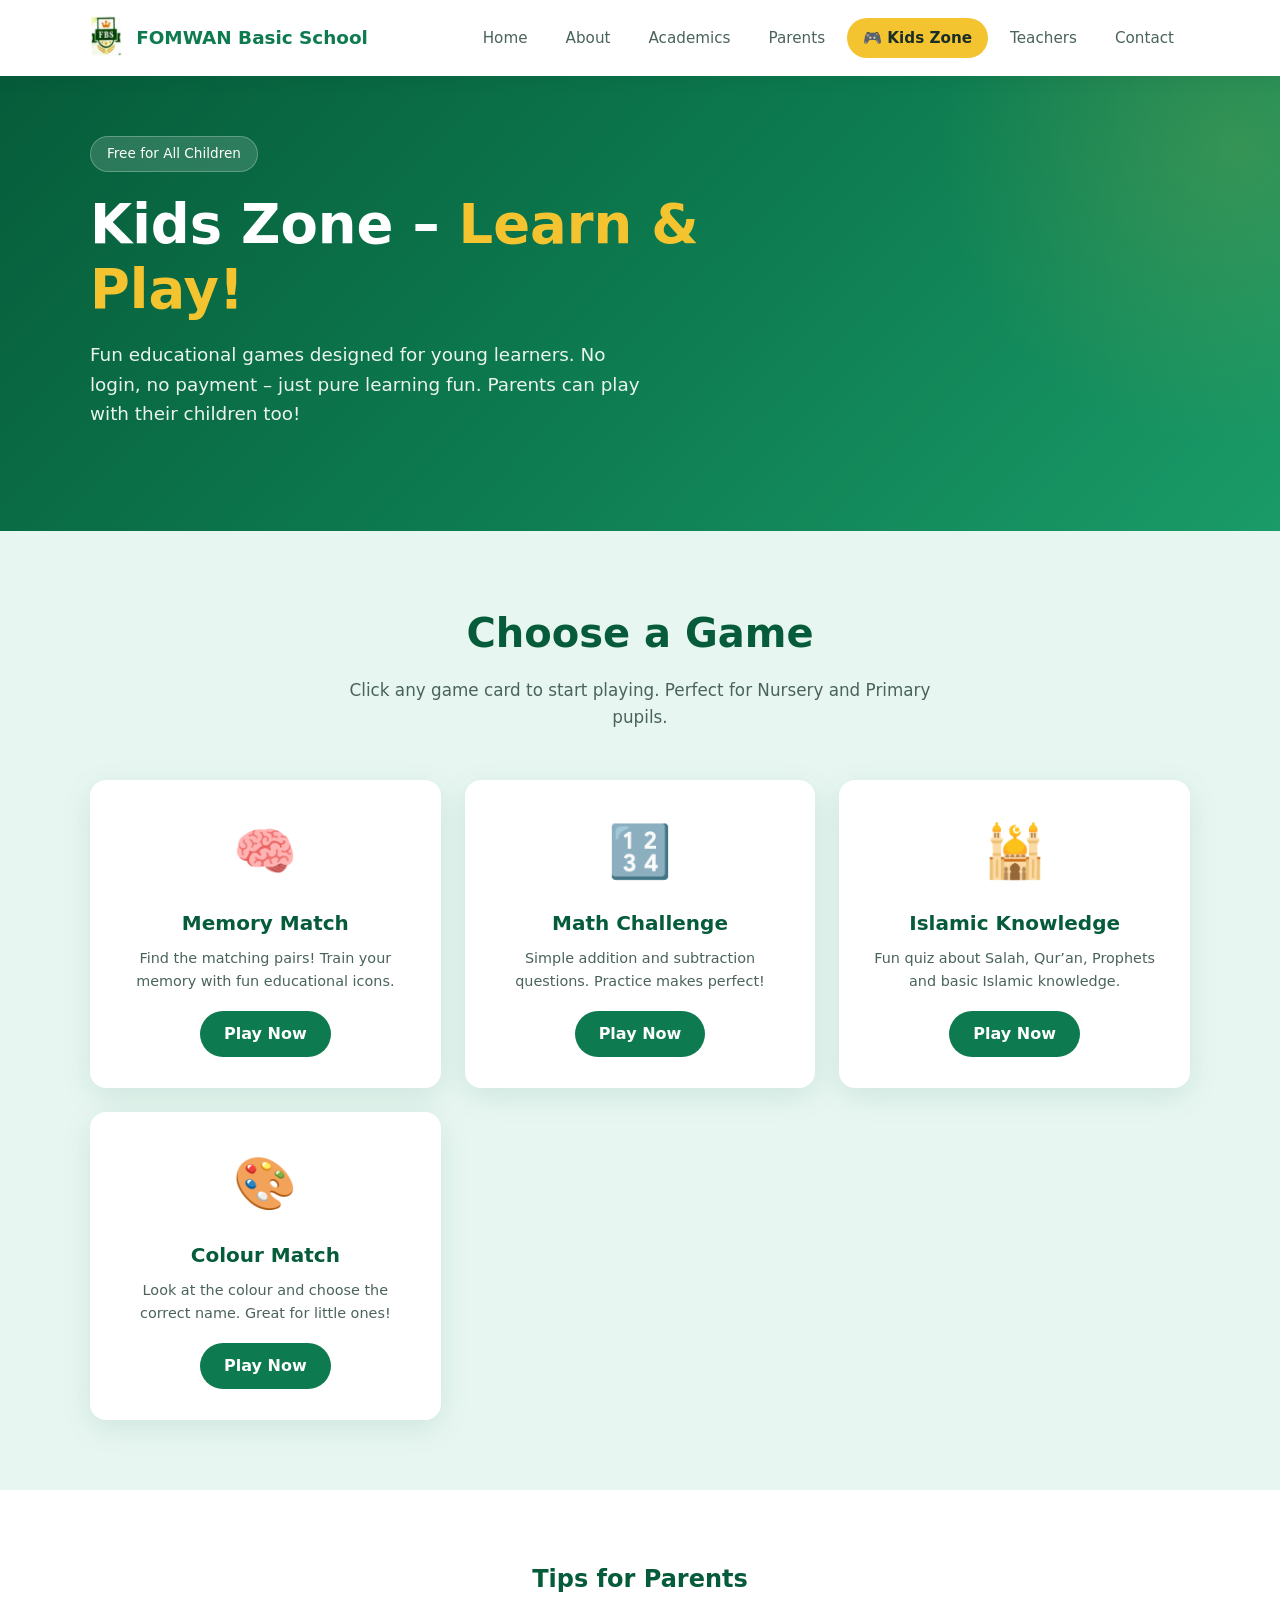
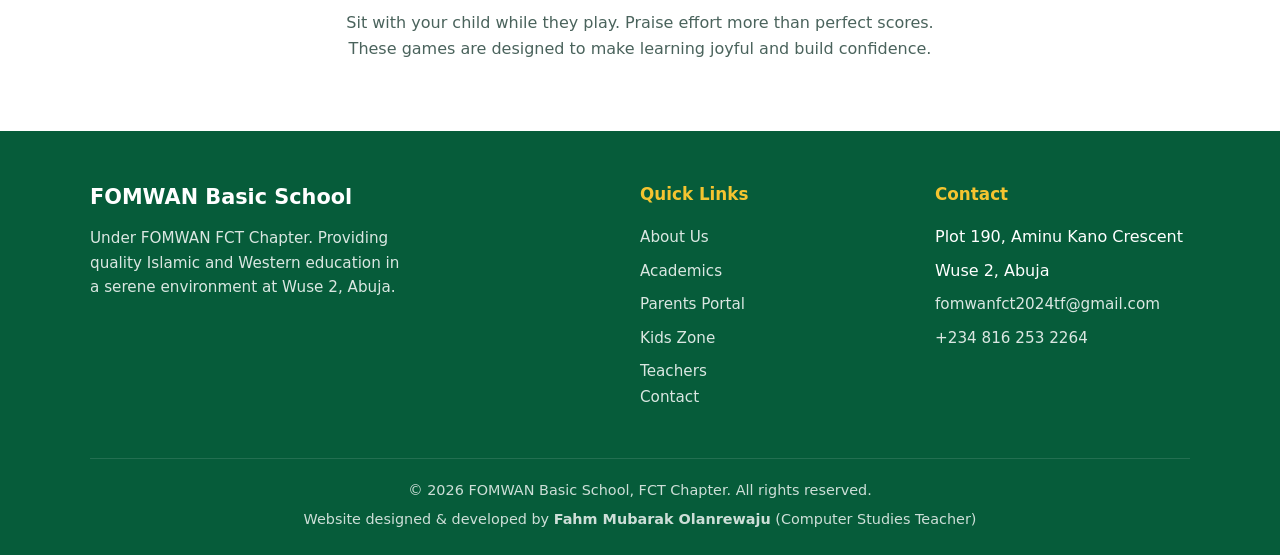
<file: kids.html>
<!DOCTYPE html>
<html lang="en">
<head>
  <meta charset="UTF-8">
  <meta name="viewport" content="width=device-width, initial-scale=1.0">
  <title>Kids Zone – Free Games | FOMWAN Basic School</title>
  <link rel="stylesheet" href="css/style.css">
</head>
<body>

  <header class="header">
    <div class="container">
      <nav class="nav">
        <a href="index.html" class="logo">
          <img src="images/logo.png" alt="FOMWAN Basic School Logo" style="height:48px; width:auto; border-radius:8px;">
          <span>FOMWAN Basic School</span>
        </a>
        <div class="nav-links">
          <a href="index.html">Home</a>
          <a href="about.html">About</a>
          <a href="academics.html">Academics</a>
          <a href="parents.html">Parents</a>
          <a href="kids.html" class="nav-cta active">🎮 Kids Zone</a>
          <a href="lessons.html">Teachers</a>
          <a href="contact.html">Contact</a>
        </div>
        <div class="hamburger" onclick="toggleMenu()">
          <span></span><span></span><span></span>
        </div>
      </nav>
    </div>
  </header>

  <section class="hero" style="padding:60px 0 70px;">
    <div class="container">
      <div class="hero-content">
        <div class="hero-badge">Free for All Children</div>
        <h1>Kids Zone – <span>Learn & Play!</span></h1>
        <p>Fun educational games designed for young learners. No login, no payment – just pure learning fun. Parents can play with their children too!</p>
      </div>
    </div>
  </section>

  <section class="section">
    <div class="container">
      <div class="section-header">
        <h2>Choose a Game</h2>
        <p>Click any game card to start playing. Perfect for Nursery and Primary pupils.</p>
      </div>

      <div class="games-grid">
        <!-- Memory Match -->
        <div class="game-card" onclick="openGame('memory-game')">
          <div class="game-emoji">🧠</div>
          <h3>Memory Match</h3>
          <p>Find the matching pairs! Train your memory with fun educational icons.</p>
          <span class="btn-play">Play Now</span>
        </div>

        <!-- Math Quiz -->
        <div class="game-card" onclick="openGame('math-game')">
          <div class="game-emoji">🔢</div>
          <h3>Math Challenge</h3>
          <p>Simple addition and subtraction questions. Practice makes perfect!</p>
          <span class="btn-play">Play Now</span>
        </div>

        <!-- Islamic Quiz -->
        <div class="game-card" onclick="openGame('islamic-game')">
          <div class="game-emoji">🕌</div>
          <h3>Islamic Knowledge</h3>
          <p>Fun quiz about Salah, Qur’an, Prophets and basic Islamic knowledge.</p>
          <span class="btn-play">Play Now</span>
        </div>

        <!-- Colour Match -->
        <div class="game-card" onclick="openGame('colour-game')">
          <div class="game-emoji">🎨</div>
          <h3>Colour Match</h3>
          <p>Look at the colour and choose the correct name. Great for little ones!</p>
          <span class="btn-play">Play Now</span>
        </div>
      </div>
    </div>
  </section>

  <!-- GAME MODAL -->
  <div class="game-modal" id="game-modal">
    <div class="game-box">
      <button class="game-close" onclick="closeGame()">×</button>

      <!-- Memory Game -->
      <div id="memory-game" class="game-content" style="display:none;">
        <h2 class="game-title">🧠 Memory Match</h2>
        <div class="memory-board" id="memory-board"></div>
        <div class="score-display" id="memory-score">Moves: 0 | Matches: 0/8</div>
        <div class="text-center mt-20">
          <button class="btn btn-primary" onclick="startMemoryGame()">Restart Game</button>
        </div>
      </div>

      <!-- Math Game -->
      <div id="math-game" class="game-content" style="display:none;">
        <h2 class="game-title">🔢 Math Challenge</h2>
        <div class="quiz-question" id="math-question">Loading...</div>
        <div class="quiz-options" id="math-options"></div>
        <div class="score-display" id="math-score">Score: 0/8</div>
      </div>

      <!-- Islamic Game -->
      <div id="islamic-game" class="game-content" style="display:none;">
        <h2 class="game-title">🕌 Islamic Knowledge</h2>
        <div class="quiz-question" id="islamic-question">Loading...</div>
        <div class="quiz-options" id="islamic-options"></div>
        <div class="score-display" id="islamic-score">Score: 0/8</div>
      </div>

      <!-- Colour Game -->
      <div id="colour-game" class="game-content" style="display:none;">
        <h2 class="game-title">🎨 Colour Match</h2>
        <div id="colour-swatch" style="width:120px; height:120px; border-radius:20px; margin:0 auto 20px; box-shadow:0 4px 15px rgba(0,0,0,0.15);"></div>
        <div class="quiz-question" id="colour-question">Loading...</div>
        <div class="quiz-options" id="colour-options"></div>
        <div class="score-display" id="colour-score">Score: 0/6</div>
      </div>
    </div>
  </div>

  <section class="section bg-white">
    <div class="container text-center">
      <h2 style="color:var(--primary-dark); margin-bottom:12px;">Tips for Parents</h2>
      <p style="color:var(--text-light); max-width:620px; margin:0 auto;">
        Sit with your child while they play. Praise effort more than perfect scores. 
        These games are designed to make learning joyful and build confidence.
      </p>
    </div>
  </section>

  <footer class="footer">
    <div class="container">
      <div class="footer-grid">
        <div class="footer-brand">
          <h3>FOMWAN Basic School</h3>
          <p>Under FOMWAN FCT Chapter. Providing quality Islamic and Western education in a serene environment at Wuse 2, Abuja.</p>
        </div>
        <div>
          <h4>Quick Links</h4>
          <ul>
            <li><a href="about.html">About Us</a></li>
            <li><a href="academics.html">Academics</a></li>
            <li><a href="parents.html">Parents Portal</a></li>
            <li><a href="kids.html">Kids Zone</a></li>
            <a href="lessons.html">Teachers</a>
            <li><a href="contact.html">Contact</a></li>
          </ul>
        </div>
        <div>
          <h4>Contact</h4>
          <ul>
            <li>Plot 190, Aminu Kano Crescent</li>
            <li>Wuse 2, Abuja</li>
            <li><a href="mailto:fomwanfct2024tf@gmail.com">fomwanfct2024tf@gmail.com</a></li>
            <li><a href="tel:+2348162532264">+234 816 253 2264</a></li>
          </ul>
        </div>
      </div>
      <div class="footer-bottom">
        <p>© 2026 FOMWAN Basic School, FCT Chapter. All rights reserved.</p>
        <p style="margin-top:6px;">Website designed & developed by <strong>Fahm Mubarak Olanrewaju</strong> (Computer Studies Teacher)</p>
      </div>
    </div>
  </footer>

  <!-- FIXED PATH HERE -->
  <script src="js/games.js"></script>
</body>
</html>
</file>
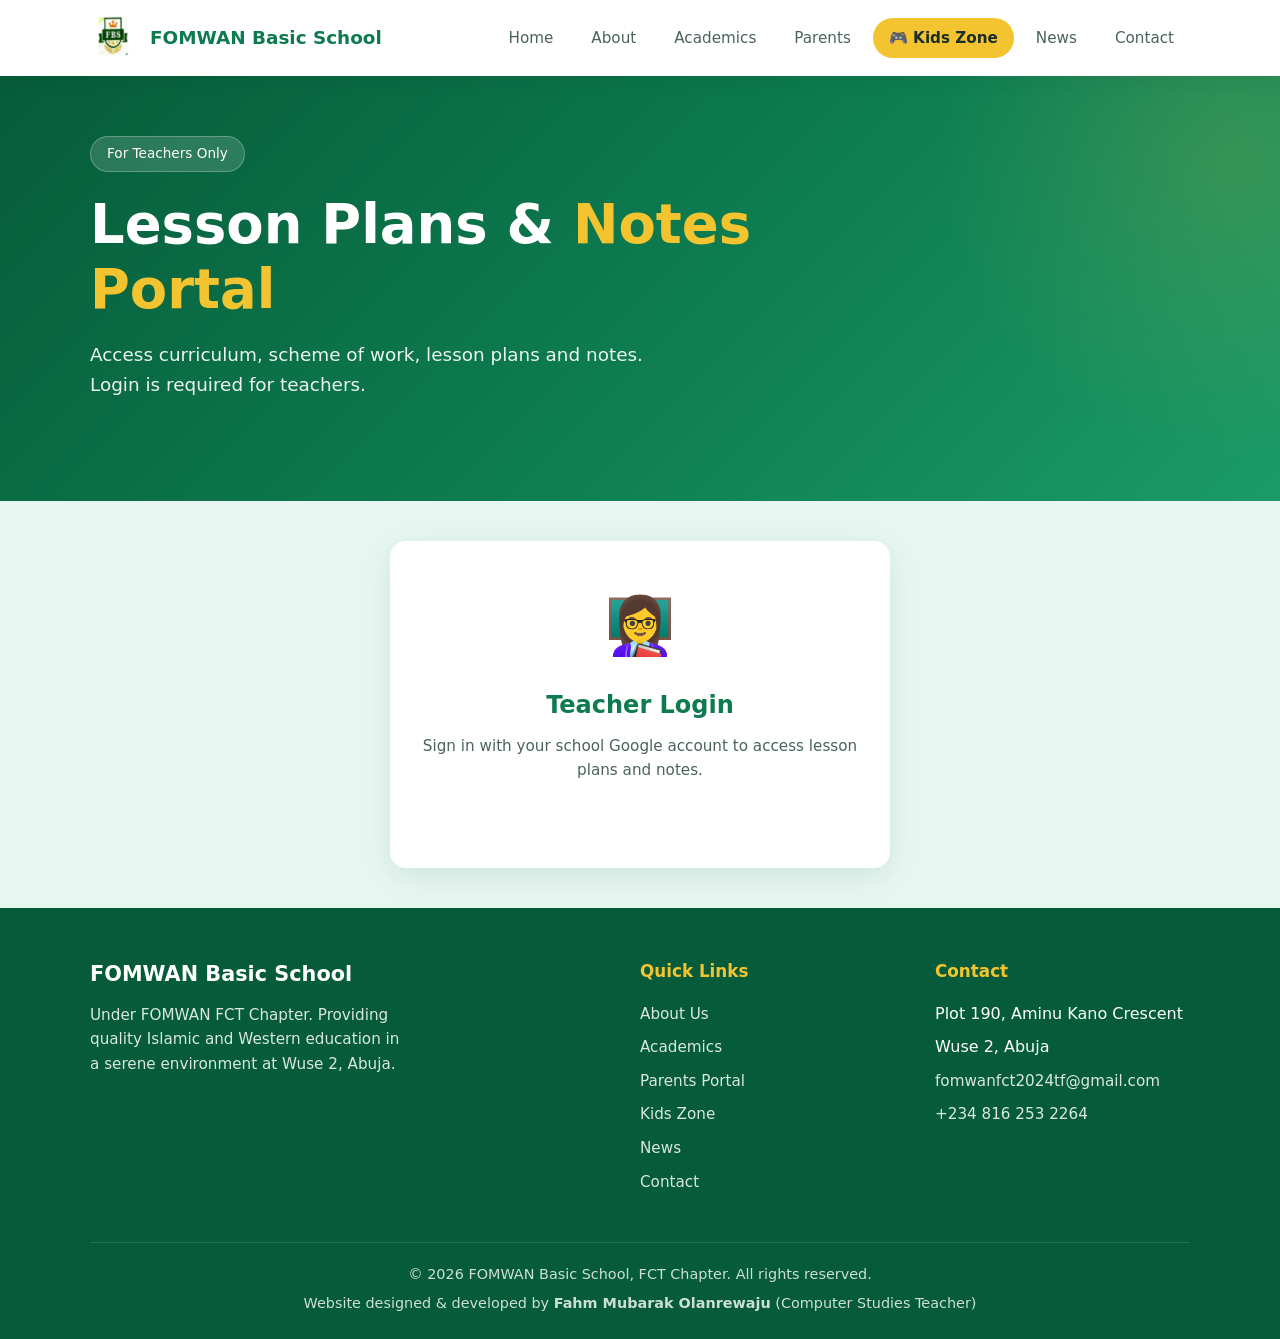
<file: lessons.html>
<!DOCTYPE html>
<html lang="en">
<head>
    <meta charset="UTF-8">
    <meta name="viewport" content="width=device-width, initial-scale=1.0">
    <title>Lesson Plans & Notes | FOMWAN Basic School</title>
    <link rel="stylesheet" href="css/style.css">
    <style>
        .login-section {
            max-width: 500px;
            margin: 40px auto;
            padding: 40px 30px;
            background: white;
            border-radius: 16px;
            box-shadow: 0 8px 30px rgba(13, 122, 79, 0.12);
            text-align: center;
        }
        .login-icon {
            font-size: 3.5rem;
            margin-bottom: 15px;
        }
        .login-section h2 {
            color: #0d7a4f;
            margin-bottom: 10px;
        }
        .login-section p {
            color: #4a635c;
            margin-bottom: 25px;
            font-size: 0.95rem;
        }
        .g_id_signin {
            display: flex;
            justify-content: center;
            margin: 20px 0;
        }
        .access-area {
            display: none;
            max-width: 700px;
            margin: 40px auto;
            padding: 40px 30px;
            background: white;
            border-radius: 16px;
            box-shadow: 0 8px 30px rgba(13, 122, 79, 0.12);
            text-align: center;
        }
        .access-area.active {
            display: block;
        }
        .welcome-msg {
            color: #0d7a4f;
            font-size: 1.4rem;
            margin-bottom: 20px;
        }
        .big-btn {
            display: inline-block;
            background: #0d7a4f;
            color: white;
            padding: 18px 40px;
            border-radius: 50px;
            font-size: 1.1rem;
            font-weight: 600;
            text-decoration: none;
            transition: all 0.3s ease;
            box-shadow: 0 8px 20px rgba(13, 122, 79, 0.3);
        }
        .big-btn:hover {
            background: #065c3a;
            transform: translateY(-3px);
            box-shadow: 0 12px 25px rgba(13, 122, 79, 0.4);
        }
        .error-msg {
            background: #ffe0e0;
            color: #c0392b;
            padding: 20px;
            border-radius: 10px;
            margin-top: 20px;
            border: 2px solid #e74c3c;
        }
        .logout-btn {
            display: inline-block;
            background: #f4c430;
            color: #1a2e28;
            padding: 10px 24px;
            border-radius: 30px;
            font-size: 0.9rem;
            font-weight: 600;
            text-decoration: none;
            margin-top: 25px;
            cursor: pointer;
            border: none;
            transition: all 0.3s ease;
        }
        .logout-btn:hover {
            background: #e6b800;
        }
        .resource-list {
            text-align: left;
            margin: 25px 0;
            padding: 20px;
            background: #e8f6f1;
            border-radius: 12px;
        }
        .resource-list h3 {
            color: #0d7a4f;
            margin-bottom: 15px;
        }
        .resource-list li {
            margin-bottom: 10px;
            color: #4a635c;
            font-size: 0.95rem;
        }
    </style>
</head>
<body>

    <header class="header">
        <div class="container">
            <nav class="nav">
                <a href="index.html" class="logo">
                    <img src="images/logo.png" alt="FOMWAN Basic School Logo">
                    <span>FOMWAN Basic School</span>
                </a>
                <div class="nav-links">
                    <a href="index.html">Home</a>
                    <a href="about.html">About</a>
                    <a href="academics.html">Academics</a>
                    <a href="parents.html">Parents</a>
                    <a href="kids.html" class="nav-cta">🎮 Kids Zone</a>
                    <a href="news.html">News</a>
                    <a href="contact.html">Contact</a>
                </div>
                <div class="hamburger" onclick="toggleMenu()">
                    <span></span><span></span><span></span>
                </div>
            </nav>
        </div>
    </header>

    <section class="hero" style="padding:60px 0 70px;">
        <div class="container">
            <div class="hero-content">
                <div class="hero-badge">For Teachers Only</div>
                <h1>Lesson Plans & <span>Notes Portal</span></h1>
                <p>Access curriculum, scheme of work, lesson plans and notes. Login is required for teachers.</p>
            </div>
        </div>
    </section>

    <!-- LOGIN SECTION -->
    <section class="login-section" id="login-section">
        <div class="login-icon">👩‍🏫</div>
        <h2>Teacher Login</h2>
        <p>Sign in with your school Google account to access lesson plans and notes.</p>
        <div class="g_id_signin" id="g_id_signin"></div>
    </section>

    <!-- ACCESS GRANTED SECTION -->
    <section class="access-area" id="access-area">
        <div class="login-icon">✅</div>
        <h2 class="welcome-msg" id="welcome-msg">Welcome!</h2>
        <p>You have successfully logged in.</p>
        
        <div class="resource-list">
            <h3>Available Resources:</h3>
            <ul>
                <li>📚 NERDC Curriculum</li>
                <li>📖 Scheme of Work</li>
                <li>📝 Lesson Plans</li>
                <li>📒 Lesson Notes</li>
                <li>📑 Assessment Materials</li>
            </ul>
        </div>

        <a href="https://drive.google.com/drive/folders/1Rcg98pVpUW5eS8w54nUQ0K_bxTSyWrcT?usp=drive_link" target="_blank" class="big-btn">
            📂 Open Lesson Plans Folder
        </a>
        <br>
        <button class="logout-btn" onclick="logout()">🚪 Logout</button>
    </section>

    <!-- ACCESS DENIED SECTION -->
    <section class="access-area" id="access-denied">
        <div class="login-icon">⛔</div>
        <h2 class="welcome-msg">Access Denied</h2>
        <div class="error-msg">
            <p><strong>Sorry, this email is not on the approved teacher list.</strong></p>
            <p style="margin-top:10px;">Please contact the school administrator (Mr. Fahm) to request access.</p>
        </div>
        <br>
        <button class="logout-btn" onclick="logout()">🚪 Try Another Account</button>
    </section>

    <footer class="footer">
        <div class="container">
            <div class="footer-grid">
                <div class="footer-brand">
                    <h3>FOMWAN Basic School</h3>
                    <p>Under FOMWAN FCT Chapter. Providing quality Islamic and Western education in a serene environment at Wuse 2, Abuja.</p>
                </div>
                <div>
                    <h4>Quick Links</h4>
                    <ul>
                        <li><a href="about.html">About Us</a></li>
                        <li><a href="academics.html">Academics</a></li>
                        <li><a href="parents.html">Parents Portal</a></li>
                        <li><a href="kids.html">Kids Zone</a></li>
                        <li><a href="news.html">News</a></li>
                        <li><a href="contact.html">Contact</a></li>
                    </ul>
                </div>
                <div>
                    <h4>Contact</h4>
                    <ul>
                        <li>Plot 190, Aminu Kano Crescent</li>
                        <li>Wuse 2, Abuja</li>
                        <li><a href="mailto:fomwanfct2024tf@gmail.com">fomwanfct2024tf@gmail.com</a></li>
                        <li><a href="tel:+2348162532264">+234 816 253 2264</a></li>
                    </ul>
                </div>
            </div>
            <div class="footer-bottom">
                <p>© 2026 FOMWAN Basic School, FCT Chapter. All rights reserved.</p>
                <p style="margin-top:6px;">Website designed & developed by <strong>Fahm Mubarak Olanrewaju</strong> (Computer Studies Teacher)</p>
            </div>
        </div>
    </footer>

    <!-- Google Sign-In Library -->
    <script src="https://accounts.google.com/gsi/client" async defer></script>

    <script>
        // ============================================================
        // APPROVED TEACHER EMAIL LIST
        // ============================================================
        const APPROVED_EMAILS = [
            "lanrefahm@gmail.com",
            "hauwauabdulkareem1212@gmail.com",
            "yakubaminat89@gmail.com",
            "salisumuhmmed1981@gmail.com",
            "idrisbadamasiidris@gmail.com",
            "lawanumar811@gmail.com",
            "simpleben111@gmail.com",
            "kennykunmi@gmail.com",
            "yusufaliyucisse@gmail.com",
            "faridahayandiran@gmail.com",
            "aishatbisolatajudeen@gmail.com",
            "safiyyamohammed7@gmail.com",
            "muhammadbashiribrahim387@gmail.com",
            "hassanabdul1581@gmail.com",
            "zarahyibrahim@gmail.com",
            "fawassayno@gmail.com",
            "ajekanifu7@gmail.com",
            "adebisitaiwo4life@gmail.com",
            "saifullahabdulhamid777@gmail.com",
            "bukolaajatta@gmail.com",
            "ifyskitune@gmail.com",
            "muritalaibro2021@gmail.com",
            "zuriatmusa04@gmail.com"
        ];

        const CLIENT_ID = "545681432208-at8igbsl0jfn66qgg3umqukqg3lapfqh.apps.googleusercontent.com";

        // ============================================================
        // GOOGLE LOGIN HANDLER
        // ============================================================
        function handleCredentialResponse(response) {
            // Decode the JWT token to get the user's email
            const responsePayload = parseJwt(response.credential);
            const userEmail = responsePayload.email.toLowerCase();
            
            console.log("Logged in as:", userEmail);

            // Check if email is on the approved list
            if (APPROVED_EMAILS.includes(userEmail)) {
                // Show access granted
                document.getElementById('login-section').style.display = 'none';
                document.getElementById('access-area').classList.add('active');
                document.getElementById('welcome-msg').textContent = "Welcome, " + responsePayload.name + "!";
            } else {
                // Show access denied
                document.getElementById('login-section').style.display = 'none';
                document.getElementById('access-denied').classList.add('active');
            }
        }

        // Helper function to decode JWT
        function parseJwt(token) {
            const base64Url = token.split('.')[1];
            const base64 = base64Url.replace(/-/g, '+').replace(/_/g, '/');
            const jsonPayload = decodeURIComponent(window.atob(base64).split('').map(function(c) {
                return '%' + ('00' + c.charCodeAt(0).toString(16)).slice(-2);
            }).join(''));
            return JSON.parse(jsonPayload);
        }

        // ============================================================
        // INITIALIZE GOOGLE SIGN-IN
        // ============================================================
        window.onload = function () {
            google.accounts.id.initialize({
                client_id: CLIENT_ID,
                callback: handleCredentialResponse
            });
            google.accounts.id.renderButton(
                document.getElementById("g_id_signin"),
                { theme: "filled_blue", size: "large", text: "signin_with", shape: "pill" }
            );
        };

        // ============================================================
        // LOGOUT FUNCTION
        // ============================================================
        function logout() {
            google.accounts.id.disableAutoSelect();
            location.reload();
        }

        // Mobile menu
        function toggleMenu() {
            document.querySelector('.nav-links').classList.toggle('open');
        }
    </script>

</body>
</html>
</file>
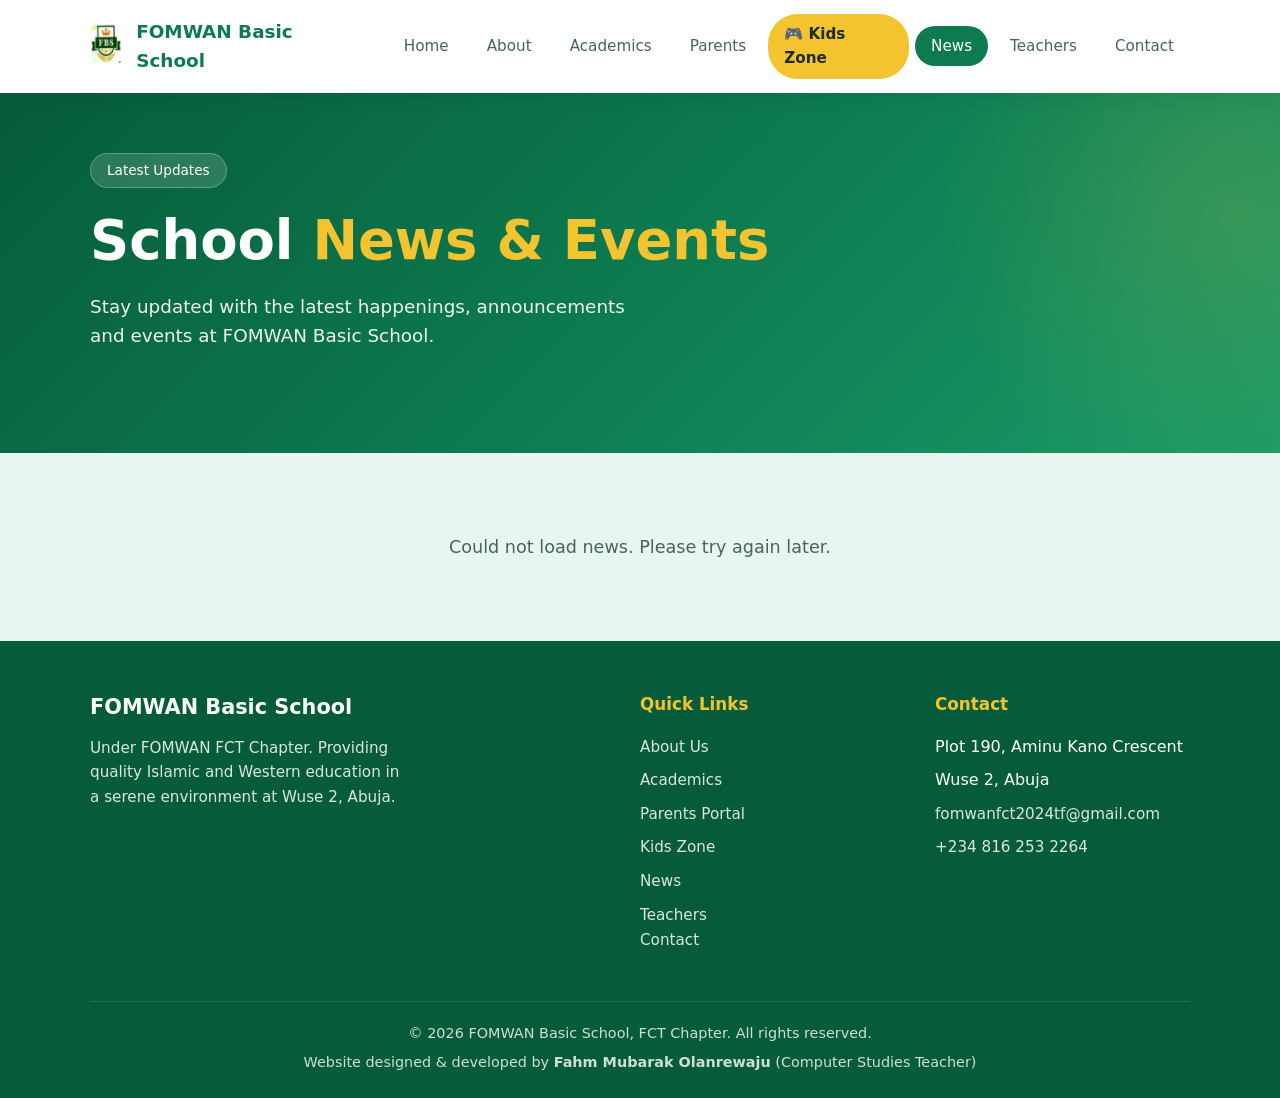
<file: news.html>
<!DOCTYPE html>
<html lang="en">
<head>
    <meta charset="UTF-8">
    <meta name="viewport" content="width=device-width, initial-scale=1.0">
    <title>News & Events | FOMWAN Basic School</title>
    <link rel="stylesheet" href="css/style.css">
    <style>
        .news-feed {
            max-width: 900px;
            margin: 40px auto;
            padding: 0 20px;
        }
        .news-card {
            background: white;
            border-radius: 12px;
            padding: 25px;
            margin-bottom: 25px;
            box-shadow: 0 4px 15px rgba(0,0,0,0.08);
            border-left: 5px solid #0d7a4f;
        }
        .news-card h3 {
            color: #0d7a4f;
            margin-top: 0;
            margin-bottom: 8px;
            font-size: 1.4rem;
        }
        .news-card .news-date {
            color: #f4c430;
            font-weight: bold;
            font-size: 0.9rem;
            margin-bottom: 15px;
            display: block;
        }
        .news-card p {
            color: #4a635c;
            line-height: 1.6;
        }
        .loading-msg {
            text-align: center;
            color: #4a635c;
            padding: 40px;
            font-size: 1.1rem;
        }
    </style>
</head>
<body>

    <header class="header">
        <div class="container">
            <nav class="nav">
                <a href="index.html" class="logo">
                    <img src="images/logo.png" alt="FOMWAN Basic School Logo" style="height:48px; width:auto; border-radius:8px;">
                    <span>FOMWAN Basic School</span>
                </a>
                <div class="nav-links">
                    <a href="index.html">Home</a>
                    <a href="about.html">About</a>
                    <a href="academics.html">Academics</a>
                    <a href="parents.html">Parents</a>
                    <a href="kids.html" class="nav-cta">🎮 Kids Zone</a>
                    <a href="news.html" class="active">News</a>
                    <a href="lessons.html">Teachers</a>
                    <a href="contact.html">Contact</a>
                </div>
                <div class="hamburger" onclick="toggleMenu()">
                    <span></span><span></span><span></span>
                </div>
            </nav>
        </div>
    </header>

    <section class="hero" style="padding:60px 0 70px;">
        <div class="container">
            <div class="hero-content">
                <div class="hero-badge">Latest Updates</div>
                <h1>School <span>News & Events</span></h1>
                <p>Stay updated with the latest happenings, announcements and events at FOMWAN Basic School.</p>
            </div>
        </div>
    </section>

    <section class="news-feed" id="news-feed">
        <div class="loading-msg">Loading news...</div>
    </section>

    <footer class="footer">
        <div class="container">
            <div class="footer-grid">
                <div class="footer-brand">
                    <h3>FOMWAN Basic School</h3>
                    <p>Under FOMWAN FCT Chapter. Providing quality Islamic and Western education in a serene environment at Wuse 2, Abuja.</p>
                </div>
                <div>
                    <h4>Quick Links</h4>
                    <ul>
                        <li><a href="about.html">About Us</a></li>
                        <li><a href="academics.html">Academics</a></li>
                        <li><a href="parents.html">Parents Portal</a></li>
                        <li><a href="kids.html">Kids Zone</a></li>
                        <li><a href="news.html">News</a></li>
                        <a href="lessons.html">Teachers</a>
                        <li><a href="contact.html">Contact</a></li>
                    </ul>
                </div>
                <div>
                    <h4>Contact</h4>
                    <ul>
                        <li>Plot 190, Aminu Kano Crescent</li>
                        <li>Wuse 2, Abuja</li>
                        <li><a href="mailto:fomwanfct2024tf@gmail.com">fomwanfct2024tf@gmail.com</a></li>
                        <li><a href="tel:+2348162532264">+234 816 253 2264</a></li>
                    </ul>
                </div>
            </div>
            <div class="footer-bottom">
                <p>© 2026 FOMWAN Basic School, FCT Chapter. All rights reserved.</p>
                <p style="margin-top:6px;">Website designed & developed by <strong>Fahm Mubarak Olanrewaju</strong> (Computer Studies Teacher)</p>
            </div>
        </div>
    </footer>

    <script src="js/games.js"></script>
    
    <script>
        // ==========================================================
        // PASTE YOUR WEB APP URL HERE BETWEEN THE QUOTES:
        const SCRIPT_URL = "https://script.google.com/macros/s/AKfycbxjVkXLQVpFMHtnZBbKWoXaZaoINnvj_wHY4JXBSg4jj5Vf_xqohosWI0y_GxOmwNaO/exec";
        // ==========================================================

        fetch(SCRIPT_URL)
            .then(response => response.json())
            .then(data => {
                const feed = document.getElementById('news-feed');
                if (data.length === 0) {
                    feed.innerHTML = '<div class="loading-msg">No news yet. Check back soon!</div>';
                    return;
                }
                feed.innerHTML = data.map(item => {
            // Check if image link exists AND is a real link (starts with http)
            const hasValidImage = item.image && item.image.startsWith('http');
            
            return `
                <div class="news-card">
                    ${hasValidImage ? `<img src="${item.image}" alt="${item.title}" style="width:100%; height:250px; object-fit:cover; border-radius:8px; margin-bottom:15px;" onerror="this.style.display='none'">` : ''}
                    <h3>${item.title}</h3>
                    <span class="news-date">${new Date(item.date).toDateString()}</span>
                    <p>${item.body}</p>
                </div>
            `;
        }).join('');
            })
            .catch(error => {
                document.getElementById('news-feed').innerHTML = 
                    '<div class="loading-msg">Could not load news. Please try again later.</div>';
                console.error('Error:', error);
            });
    </script>
</body>
</html>
</file>
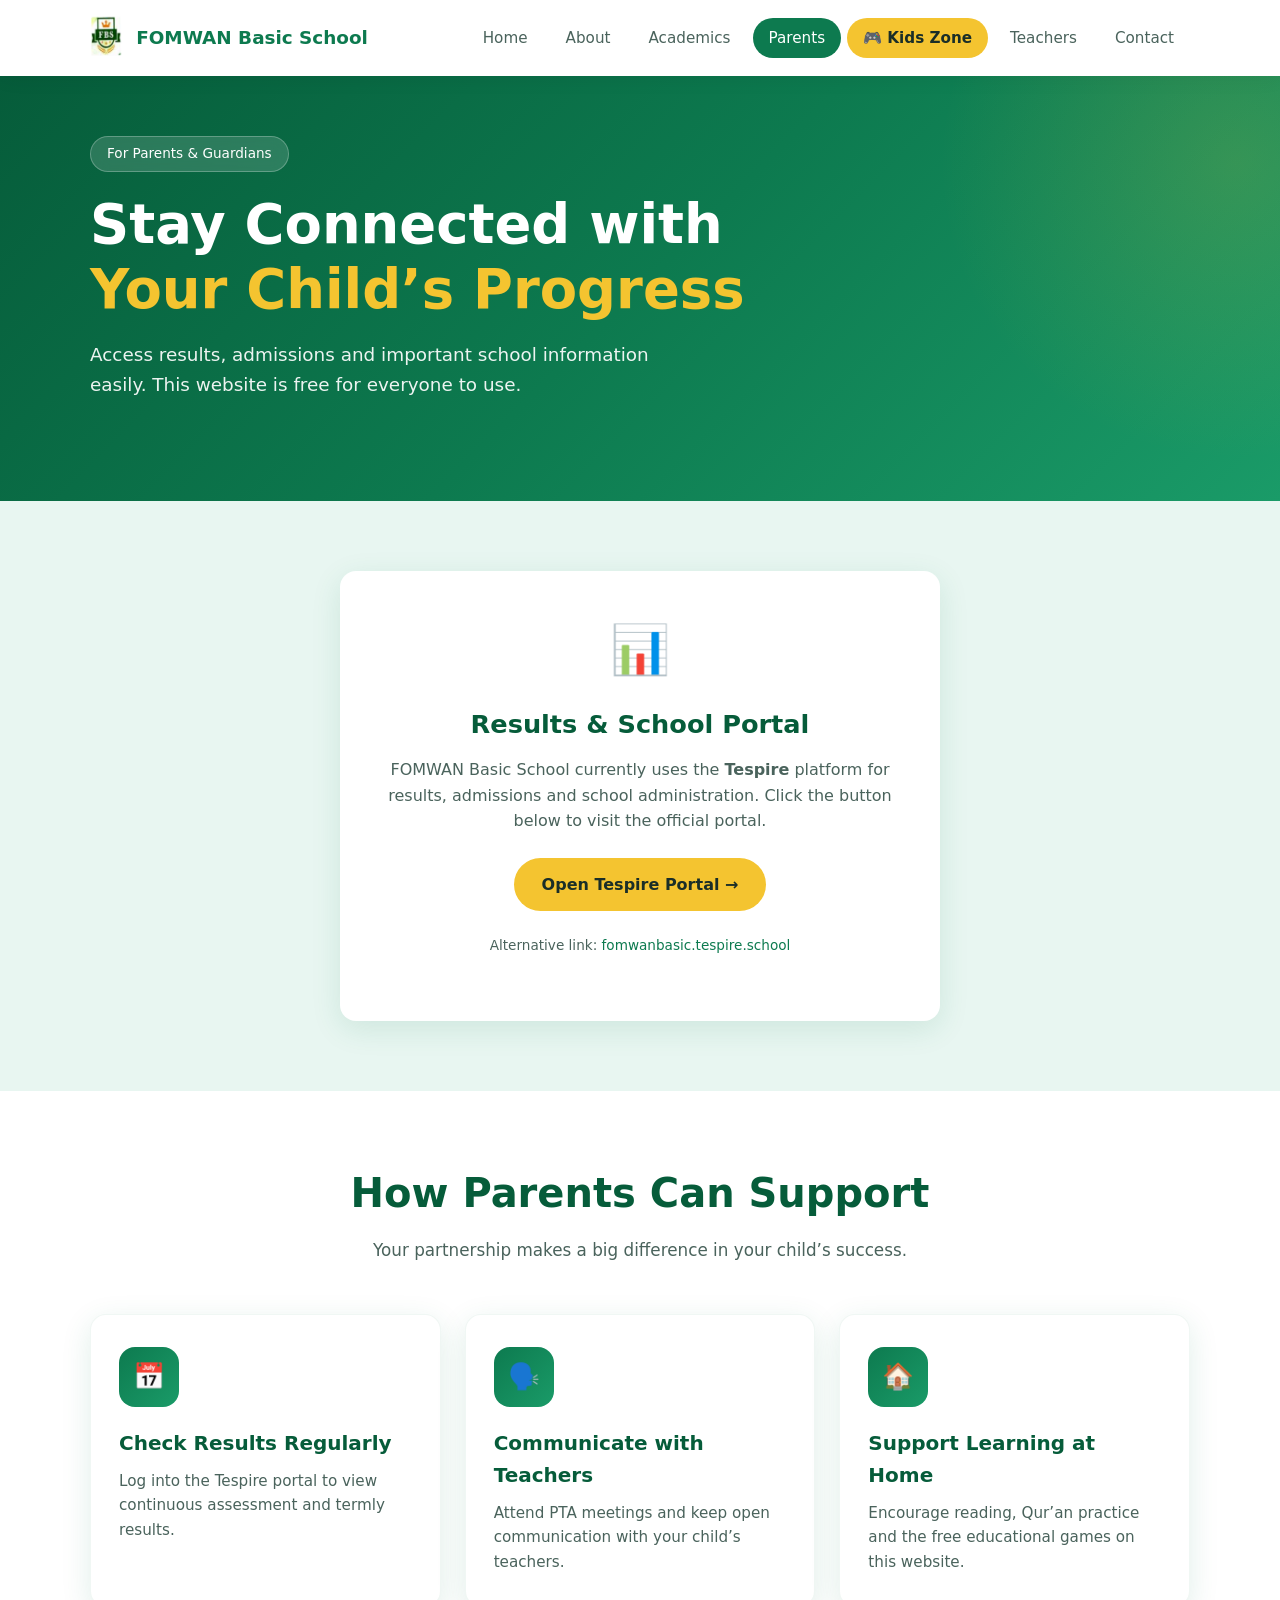
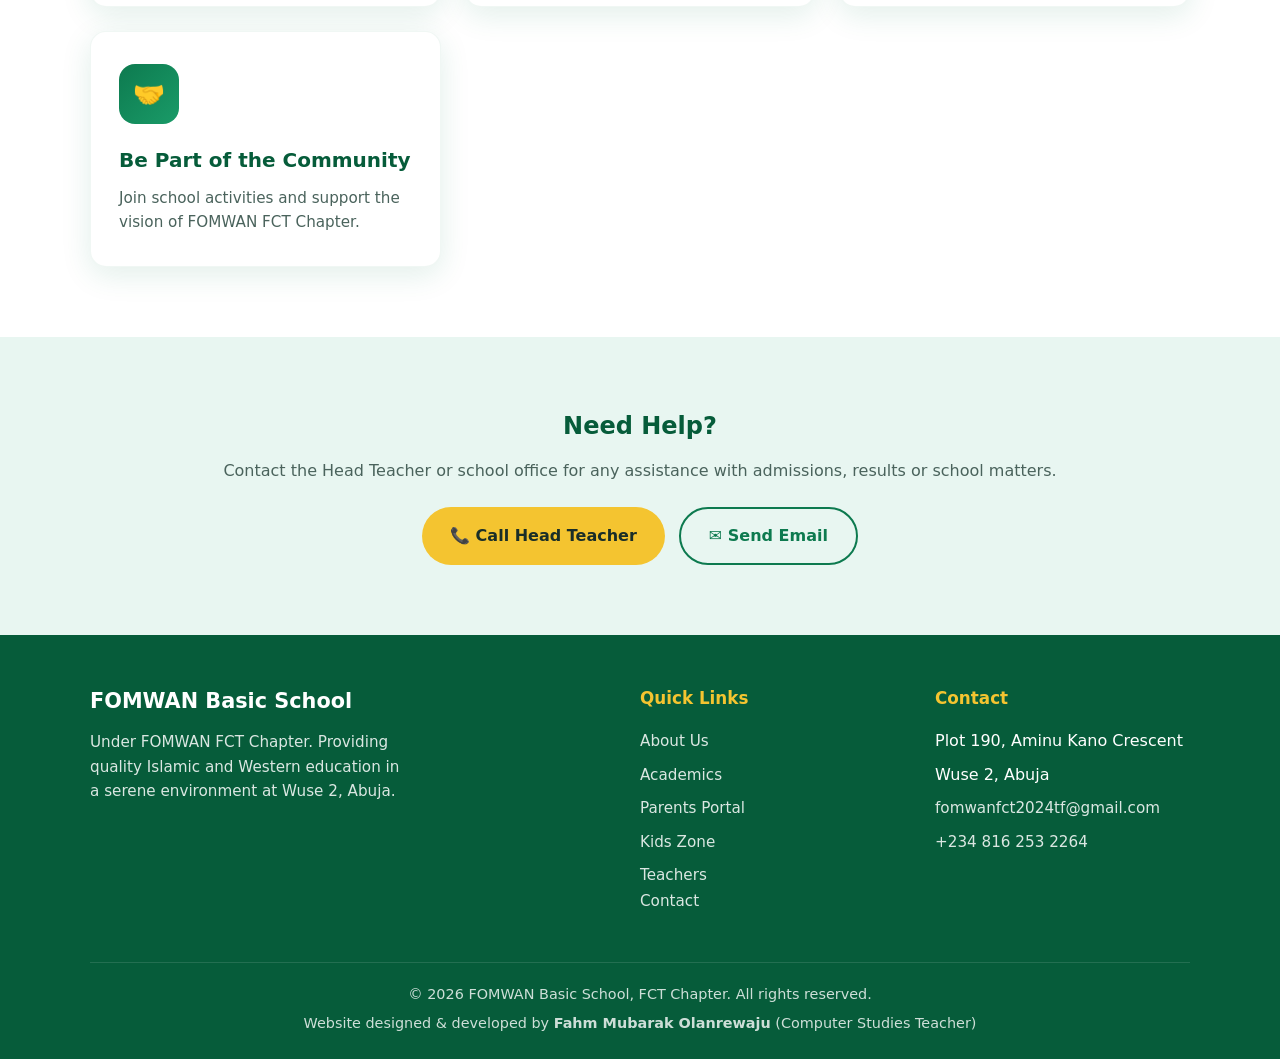
<file: parents.html>
<!DOCTYPE html>
<html lang="en">
<head>
  <meta charset="UTF-8">
  <meta name="viewport" content="width=device-width, initial-scale=1.0">
  <title>Parents Portal | FOMWAN Basic School Abuja</title>
  <link rel="stylesheet" href="css/style.css">
</head>
<body>

  <header class="header">
    <div class="container">
      <nav class="nav">
        <a href="index.html" class="logo">
          <img src="images/logo.png" alt="FOMWAN Basic School Logo" style="height:48px; width:auto; border-radius:8px;">
          <span>FOMWAN Basic School</span>
        </a>
        <div class="nav-links">
          <a href="index.html">Home</a>
          <a href="about.html">About</a>
          <a href="academics.html">Academics</a>
          <a href="parents.html" class="active">Parents</a>
          <a href="kids.html" class="nav-cta">🎮 Kids Zone</a>
          <a href="lessons.html">Teachers</a>
          <a href="contact.html">Contact</a>
        </div>
        <div class="hamburger" onclick="toggleMenu()">
          <span></span><span></span><span></span>
        </div>
      </nav>
    </div>
  </header>

  <section class="hero" style="padding:60px 0 70px;">
    <div class="container">
      <div class="hero-content">
        <div class="hero-badge">For Parents & Guardians</div>
        <h1>Stay Connected with <span>Your Child’s Progress</span></h1>
        <p>Access results, admissions and important school information easily. This website is free for everyone to use.</p>
      </div>
    </div>
  </section>

  <section class="section">
    <div class="container">
      <div class="portal-card">
        <div style="font-size:3rem; margin-bottom:16px;">📊</div>
        <h3>Results & School Portal</h3>
        <p>FOMWAN Basic School currently uses the <strong>Tespire</strong> platform for results, admissions and school administration. Click the button below to visit the official portal.</p>
        <a href="https://fomwanbasic.tespire.school/" target="_blank" rel="noopener" class="btn btn-primary" style="margin-bottom:12px;">
          Open Tespire Portal →
        </a>
        <p style="font-size:0.85rem; color:var(--text-light); margin-top:12px;">
          Alternative link: <a href="https://fomwanbasic.tespire.school/" target="_blank" rel="noopener" style="color:var(--primary);">fomwanbasic.tespire.school</a>
        </p>
      </div>
    </div>
  </section>

  <section class="section bg-white">
    <div class="container">
      <div class="section-header">
        <h2>How Parents Can Support</h2>
        <p>Your partnership makes a big difference in your child’s success.</p>
      </div>
      <div class="features">
        <div class="feature-card">
          <div class="feature-icon">📅</div>
          <h3>Check Results Regularly</h3>
          <p>Log into the Tespire portal to view continuous assessment and termly results.</p>
        </div>
        <div class="feature-card">
          <div class="feature-icon">🗣️</div>
          <h3>Communicate with Teachers</h3>
          <p>Attend PTA meetings and keep open communication with your child’s teachers.</p>
        </div>
        <div class="feature-card">
          <div class="feature-icon">🏠</div>
          <h3>Support Learning at Home</h3>
          <p>Encourage reading, Qur’an practice and the free educational games on this website.</p>
        </div>
        <div class="feature-card">
          <div class="feature-icon">🤝</div>
          <h3>Be Part of the Community</h3>
          <p>Join school activities and support the vision of FOMWAN FCT Chapter.</p>
        </div>
      </div>
    </div>
  </section>

  <section class="section">
    <div class="container text-center">
      <h2 style="color:var(--primary-dark); margin-bottom:12px;">Need Help?</h2>
      <p style="color:var(--text-light); margin-bottom:24px;">Contact the Head Teacher or school office for any assistance with admissions, results or school matters.</p>
      <div class="hero-buttons" style="justify-content:center;">
        <a href="tel:+2348162532264" class="btn btn-primary">📞 Call Head Teacher</a>
        <a href="mailto:fomwanfct2024tf@gmail.com" class="btn btn-outline" style="color:var(--primary); border-color:var(--primary);">✉️ Send Email</a>
      </div>
    </div>
  </section>

  <footer class="footer">
    <div class="container">
      <div class="footer-grid">
        <div class="footer-brand">
          <h3>FOMWAN Basic School</h3>
          <p>Under FOMWAN FCT Chapter. Providing quality Islamic and Western education in a serene environment at Wuse 2, Abuja.</p>
        </div>
        <div>
          <h4>Quick Links</h4>
          <ul>
            <li><a href="about.html">About Us</a></li>
            <li><a href="academics.html">Academics</a></li>
            <li><a href="parents.html">Parents Portal</a></li>
            <li><a href="kids.html">Kids Zone</a></li>
            <a href="lessons.html">Teachers</a>
            <li><a href="contact.html">Contact</a></li>
          </ul>
        </div>
        <div>
          <h4>Contact</h4>
          <ul>
            <li>Plot 190, Aminu Kano Crescent</li>
            <li>Wuse 2, Abuja</li>
            <li><a href="mailto:fomwanfct2024tf@gmail.com">fomwanfct2024tf@gmail.com</a></li>
            <li><a href="tel:+2348162532264">+234 816 253 2264</a></li>
          </ul>
        </div>
      </div>
      <div class="footer-bottom">
        <p>© 2026 FOMWAN Basic School, FCT Chapter. All rights reserved.</p>
        <p style="margin-top:6px;">Website designed & developed by <strong>Fahm Mubarak Olanrewaju</strong> (Computer Studies Teacher)</p>
      </div>
    </div>
  </footer>

  <!-- FIXED PATH HERE -->
  <script src="js/games.js"></script>
</body>
</html>
</file>
<file: css/style.css>
/* ============================================
   FOMWAN Basic School - Main Stylesheet
   Designed by Fahm Mubarak Olanrewaju
   ============================================ */

:root {
  --primary: #0d7a4f;          /* Deep Islamic green */
  --primary-dark: #065c3a;
  --primary-light: #1a9b68;
  --accent: #f4c430;           /* Gold */
  --accent-soft: #ffe9a0;
  --sky: #e8f6f1;
  --text: #1a2e28;
  --text-light: #4a635c;
  --white: #ffffff;
  --shadow: 0 8px 30px rgba(13, 122, 79, 0.12);
  --radius: 16px;
  --transition: all 0.3s ease;
}

* {
  margin: 0;
  padding: 0;
  box-sizing: border-box;
}

html {
  scroll-behavior: smooth;
}

body {
  font-family: 'Segoe UI', system-ui, -apple-system, sans-serif;
  color: var(--text);
  background: var(--sky);
  line-height: 1.6;
  overflow-x: hidden;
}

img {
  max-width: 100%;
  height: auto;
  display: block;
}

a {
  text-decoration: none;
  color: inherit;
  transition: var(--transition);
}

ul {
  list-style: none;
}

.container {
  width: 100%;
  max-width: 1140px;
  margin: 0 auto;
  padding: 0 20px;
}

/* ========== HEADER ========== */
.header {
  background: var(--white);
  box-shadow: 0 2px 20px rgba(0,0,0,0.06);
  position: sticky;
  top: 0;
  z-index: 1000;
}

.nav {
  display: flex;
  align-items: center;
  justify-content: space-between;
  padding: 14px 0;
  gap: 20px;
}

.logo {
  display: flex;
  align-items: center;
  gap: 12px;
  font-weight: 700;
  font-size: 1.15rem;
  color: var(--primary);
}

/* NEW: Clean logo image styling */
.logo img {
  width: 48px;
  height: 48px;
  object-fit: contain;
  border-radius: 8px;
  display: block;
}

.nav-links {
  display: flex;
  gap: 6px;
  align-items: center;
}

.nav-links a {
  padding: 8px 16px;
  border-radius: 30px;
  font-weight: 500;
  font-size: 0.95rem;
  color: var(--text-light);
}

.nav-links a:hover,
.nav-links a.active {
  background: var(--primary);
  color: white;
}

.nav-cta {
  background: var(--accent) !important;
  color: var(--text) !important;
  font-weight: 700 !important;
}

.nav-cta:hover {
  background: #e6b800 !important;
  transform: translateY(-2px);
}

.hamburger {
  display: none;
  flex-direction: column;
  gap: 5px;
  cursor: pointer;
  padding: 8px;
}

.hamburger span {
  width: 26px;
  height: 3px;
  background: var(--primary);
  border-radius: 3px;
  transition: var(--transition);
}

/* ========== HERO ========== */
.hero {
  background: linear-gradient(135deg, var(--primary-dark) 0%, var(--primary) 50%, var(--primary-light) 100%);
  color: white;
  padding: 80px 0 100px;
  position: relative;
  overflow: hidden;
}

.hero::before {
  content: '';
  position: absolute;
  top: -50%;
  right: -20%;
  width: 600px;
  height: 600px;
  background: radial-gradient(circle, rgba(244,196,48,0.15) 0%, transparent 70%);
  border-radius: 50%;
}

.hero-content {
  position: relative;
  z-index: 2;
  max-width: 700px;
}

.hero-badge {
  display: inline-block;
  background: rgba(255,255,255,0.15);
  backdrop-filter: blur(8px);
  padding: 6px 16px;
  border-radius: 30px;
  font-size: 0.85rem;
  margin-bottom: 20px;
  border: 1px solid rgba(255,255,255,0.25);
}

.hero h1 {
  font-size: clamp(2.2rem, 5vw, 3.4rem);
  line-height: 1.2;
  margin-bottom: 18px;
  font-weight: 800;
}

.hero h1 span {
  color: var(--accent);
}

.hero p {
  font-size: 1.15rem;
  opacity: 0.92;
  margin-bottom: 32px;
  max-width: 560px;
}

.hero-buttons {
  display: flex;
  flex-wrap: wrap;
  gap: 14px;
}

.btn {
  display: inline-flex;
  align-items: center;
  gap: 8px;
  padding: 14px 28px;
  border-radius: 50px;
  font-weight: 600;
  font-size: 1rem;
  border: none;
  cursor: pointer;
  transition: var(--transition);
}

.btn-primary {
  background: var(--accent);
  color: var(--text);
}

.btn-primary:hover {
  background: #e6b800;
  transform: translateY(-3px);
  box-shadow: 0 8px 20px rgba(244,196,48,0.4);
}

.btn-outline {
  background: transparent;
  color: white;
  border: 2px solid rgba(255,255,255,0.5);
}

.btn-outline:hover {
  background: white;
  color: var(--primary);
  border-color: white;
}

/* ========== SECTION COMMON ========== */
.section {
  padding: 70px 0;
}

.section-header {
  text-align: center;
  margin-bottom: 50px;
}

.section-header h2 {
  font-size: clamp(1.8rem, 4vw, 2.5rem);
  color: var(--primary-dark);
  margin-bottom: 12px;
  font-weight: 800;
}

.section-header p {
  color: var(--text-light);
  max-width: 600px;
  margin: 0 auto;
  font-size: 1.05rem;
}

.section-title-left {
  text-align: left;
  margin-bottom: 30px;
}

/* ========== FEATURE CARDS ========== */
.features {
  display: grid;
  grid-template-columns: repeat(auto-fit, minmax(260px, 1fr));
  gap: 24px;
}

.feature-card {
  background: var(--white);
  border-radius: var(--radius);
  padding: 32px 28px;
  box-shadow: var(--shadow);
  transition: var(--transition);
  border: 1px solid rgba(13,122,79,0.06);
}

.feature-card:hover {
  transform: translateY(-8px);
  box-shadow: 0 16px 40px rgba(13,122,79,0.18);
}

.feature-icon {
  width: 60px;
  height: 60px;
  background: linear-gradient(135deg, var(--primary), var(--primary-light));
  border-radius: 16px;
  display: flex;
  align-items: center;
  justify-content: center;
  font-size: 1.6rem;
  color: white;
  margin-bottom: 20px;
}

.feature-card h3 {
  font-size: 1.25rem;
  margin-bottom: 10px;
  color: var(--primary-dark);
}

.feature-card p {
  color: var(--text-light);
  font-size: 0.95rem;
}

/* ========== ABOUT PREVIEW ========== */
.about-grid {
  display: grid;
  grid-template-columns: 1fr 1fr;
  gap: 50px;
  align-items: center;
}

.about-text h2 {
  font-size: 2.1rem;
  color: var(--primary-dark);
  margin-bottom: 18px;
  font-weight: 800;
}

.about-text p {
  color: var(--text-light);
  margin-bottom: 16px;
}

.about-stats {
  display: grid;
  grid-template-columns: repeat(3, 1fr);
  gap: 16px;
  margin-top: 30px;
}

.stat-box {
  background: var(--sky);
  padding: 18px;
  border-radius: 12px;
  text-align: center;
}

.stat-box strong {
  display: block;
  font-size: 1.6rem;
  color: var(--primary);
  font-weight: 800;
}

.stat-box span {
  font-size: 0.85rem;
  color: var(--text-light);
}

.about-visual {
  background: linear-gradient(145deg, var(--primary), var(--primary-light));
  border-radius: 24px;
  padding: 40px;
  color: white;
  position: relative;
  overflow: hidden;
  min-height: 340px;
  display: flex;
  flex-direction: column;
  justify-content: flex-end;
}

.about-visual::before {
  content: '🕌';
  position: absolute;
  top: 20px;
  right: 30px;
  font-size: 5rem;
  opacity: 0.2;
}

.about-visual h3 {
  font-size: 1.5rem;
  margin-bottom: 8px;
}

/* ========== LEVELS ========== */
.levels-grid {
  display: grid;
  grid-template-columns: repeat(auto-fit, minmax(220px, 1fr));
  gap: 22px;
}

.level-card {
  background: white;
  border-radius: var(--radius);
  overflow: hidden;
  box-shadow: var(--shadow);
  transition: var(--transition);
  text-align: center;
}

.level-card:hover {
  transform: translateY(-6px);
}

.level-top {
  background: linear-gradient(135deg, var(--primary), var(--primary-light));
  color: white;
  padding: 28px 20px 20px;
}

.level-top .emoji {
  font-size: 2.8rem;
  display: block;
  margin-bottom: 10px;
}

.level-top h3 {
  font-size: 1.3rem;
}

.level-body {
  padding: 22px 18px;
}

.level-body p {
  color: var(--text-light);
  font-size: 0.92rem;
}

/* ========== KIDS GAMES ========== */
.games-grid {
  display: grid;
  grid-template-columns: repeat(auto-fit, minmax(280px, 1fr));
  gap: 24px;
}

.game-card {
  background: white;
  border-radius: var(--radius);
  padding: 28px;
  box-shadow: var(--shadow);
  text-align: center;
  transition: var(--transition);
  border: 3px solid transparent;
  cursor: pointer;
}

.game-card:hover {
  border-color: var(--accent);
  transform: scale(1.03);
}

.game-emoji {
  font-size: 3.2rem;
  margin-bottom: 14px;
}

.game-card h3 {
  color: var(--primary-dark);
  margin-bottom: 8px;
  font-size: 1.25rem;
}

.game-card p {
  color: var(--text-light);
  font-size: 0.9rem;
  margin-bottom: 18px;
}

.btn-play {
  background: var(--primary);
  color: white;
  padding: 10px 24px;
  border-radius: 30px;
  font-weight: 600;
  display: inline-block;
}

.btn-play:hover {
  background: var(--primary-dark);
}

/* Game Modal */
.game-modal {
  display: none;
  position: fixed;
  inset: 0;
  background: rgba(0,0,0,0.65);
  z-index: 2000;
  align-items: center;
  justify-content: center;
  padding: 20px;
}

.game-modal.active {
  display: flex;
}

.game-box {
  background: white;
  border-radius: 20px;
  width: 100%;
  max-width: 520px;
  max-height: 90vh;
  overflow-y: auto;
  padding: 28px;
  position: relative;
}

.game-close {
  position: absolute;
  top: 14px;
  right: 18px;
  font-size: 1.6rem;
  cursor: pointer;
  color: var(--text-light);
  background: none;
  border: none;
}

.game-title {
  text-align: center;
  color: var(--primary-dark);
  margin-bottom: 20px;
  font-size: 1.5rem;
}

/* Memory Game */
.memory-board {
  display: grid;
  grid-template-columns: repeat(4, 1fr);
  gap: 10px;
  margin-bottom: 16px;
}

.memory-card {
  aspect-ratio: 1;
  background: var(--primary);
  border-radius: 12px;
  display: flex;
  align-items: center;
  justify-content: center;
  font-size: 1.8rem;
  cursor: pointer;
  transition: var(--transition);
  color: transparent;
  user-select: none;
}

.memory-card.flipped,
.memory-card.matched {
  background: var(--accent-soft);
  color: var(--text);
  transform: rotateY(180deg);
}

.memory-card.matched {
  background: #c8f0d8;
  cursor: default;
}

/* Quiz */
.quiz-question {
  font-size: 1.2rem;
  font-weight: 600;
  margin-bottom: 20px;
  text-align: center;
  color: var(--primary-dark);
}

.quiz-options {
  display: grid;
  gap: 12px;
}

.quiz-btn {
  padding: 14px;
  border: 2px solid #e0e0e0;
  border-radius: 12px;
  background: white;
  font-size: 1rem;
  cursor: pointer;
  transition: var(--transition);
  text-align: left;
}

.quiz-btn:hover {
  border-color: var(--primary);
  background: var(--sky);
}

.quiz-btn.correct {
  background: #c8f0d8;
  border-color: var(--primary);
}

.quiz-btn.wrong {
  background: #ffe0e0;
  border-color: #e74c3c;
}

.score-display {
  text-align: center;
  font-size: 1.1rem;
  margin-top: 16px;
  font-weight: 600;
  color: var(--primary);
}

/* ========== PARENTS ========== */
.portal-card {
  background: white;
  border-radius: var(--radius);
  padding: 40px;
  box-shadow: var(--shadow);
  text-align: center;
  max-width: 600px;
  margin: 0 auto;
}

.portal-card h3 {
  color: var(--primary-dark);
  font-size: 1.6rem;
  margin-bottom: 12px;
}

.portal-card p {
  color: var(--text-light);
  margin-bottom: 24px;
}

/* ========== CONTACT ========== */
.contact-grid {
  display: grid;
  grid-template-columns: 1fr 1fr;
  gap: 40px;
}

.contact-info {
  display: flex;
  flex-direction: column;
  gap: 22px;
}

.contact-item {
  display: flex;
  gap: 16px;
  align-items: flex-start;
  background: white;
  padding: 20px;
  border-radius: 14px;
  box-shadow: var(--shadow);
}

.contact-icon {
  width: 48px;
  height: 48px;
  background: var(--sky);
  border-radius: 12px;
  display: flex;
  align-items: center;
  justify-content: center;
  font-size: 1.3rem;
  flex-shrink: 0;
}

.contact-item h4 {
  color: var(--primary-dark);
  margin-bottom: 4px;
}

.contact-item p,
.contact-item a {
  color: var(--text-light);
  font-size: 0.95rem;
}

.contact-item a:hover {
  color: var(--primary);
}

.map-box {
  background: white;
  border-radius: var(--radius);
  overflow: hidden;
  box-shadow: var(--shadow);
  min-height: 320px;
}

.map-box iframe {
  width: 100%;
  height: 100%;
  min-height: 320px;
  border: none;
}

/* ========== FOOTER ========== */
.footer {
  background: var(--primary-dark);
  color: white;
  padding: 50px 0 24px;
}

.footer-grid {
  display: grid;
  grid-template-columns: 2fr 1fr 1fr;
  gap: 40px;
  margin-bottom: 40px;
}

.footer-brand h3 {
  font-size: 1.3rem;
  margin-bottom: 12px;
}

.footer-brand p {
  opacity: 0.85;
  font-size: 0.95rem;
  max-width: 320px;
}

.footer h4 {
  margin-bottom: 16px;
  font-size: 1.05rem;
  color: var(--accent);
}

.footer ul li {
  margin-bottom: 8px;
}

.footer ul a {
  opacity: 0.85;
  font-size: 0.95rem;
}

.footer ul a:hover {
  opacity: 1;
  color: var(--accent);
}

.footer-bottom {
  border-top: 1px solid rgba(255,255,255,0.15);
  padding-top: 20px;
  text-align: center;
  font-size: 0.9rem;
  opacity: 0.8;
}

.footer-bottom a {
  color: var(--accent);
}

/* ========== RESPONSIVE ========== */
@media (max-width: 900px) {
  .about-grid,
  .contact-grid,
  .footer-grid {
    grid-template-columns: 1fr;
  }

  .nav-links {
    display: none;
    position: absolute;
    top: 100%;
    left: 0;
    right: 0;
    background: white;
    flex-direction: column;
    padding: 20px;
    box-shadow: 0 10px 30px rgba(0,0,0,0.1);
    gap: 8px;
  }

  .nav-links.open {
    display: flex;
  }

  .hamburger {
    display: flex;
  }

  .hero {
    padding: 60px 0 80px;
  }
}

@media (max-width: 500px) {
  .memory-board {
    grid-template-columns: repeat(3, 1fr);
  }

  .about-stats {
    grid-template-columns: 1fr;
  }
}

/* Utility */
.bg-white {
  background: white;
}

.text-center {
  text-align: center;
}

.mt-20 {
  margin-top: 20px;
}

.mb-20 {
  margin-bottom: 20px;
}
</file>
